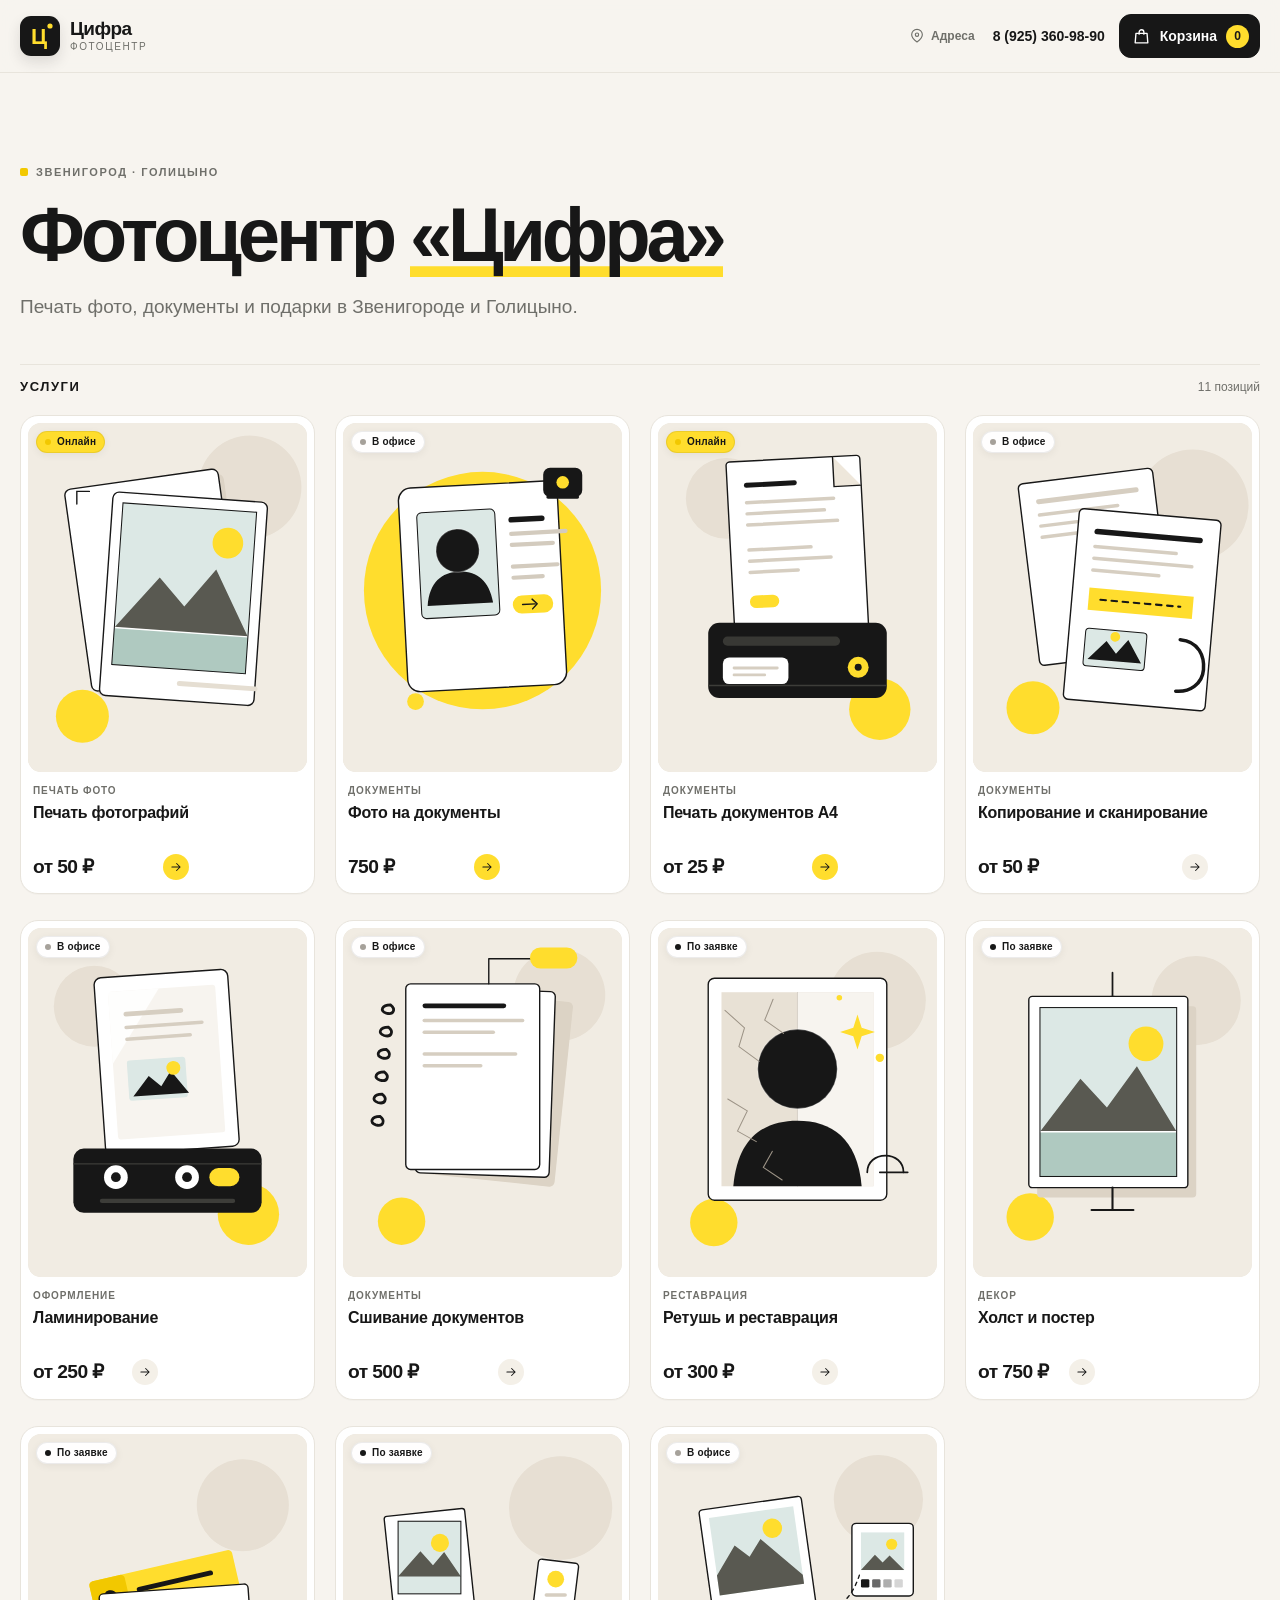
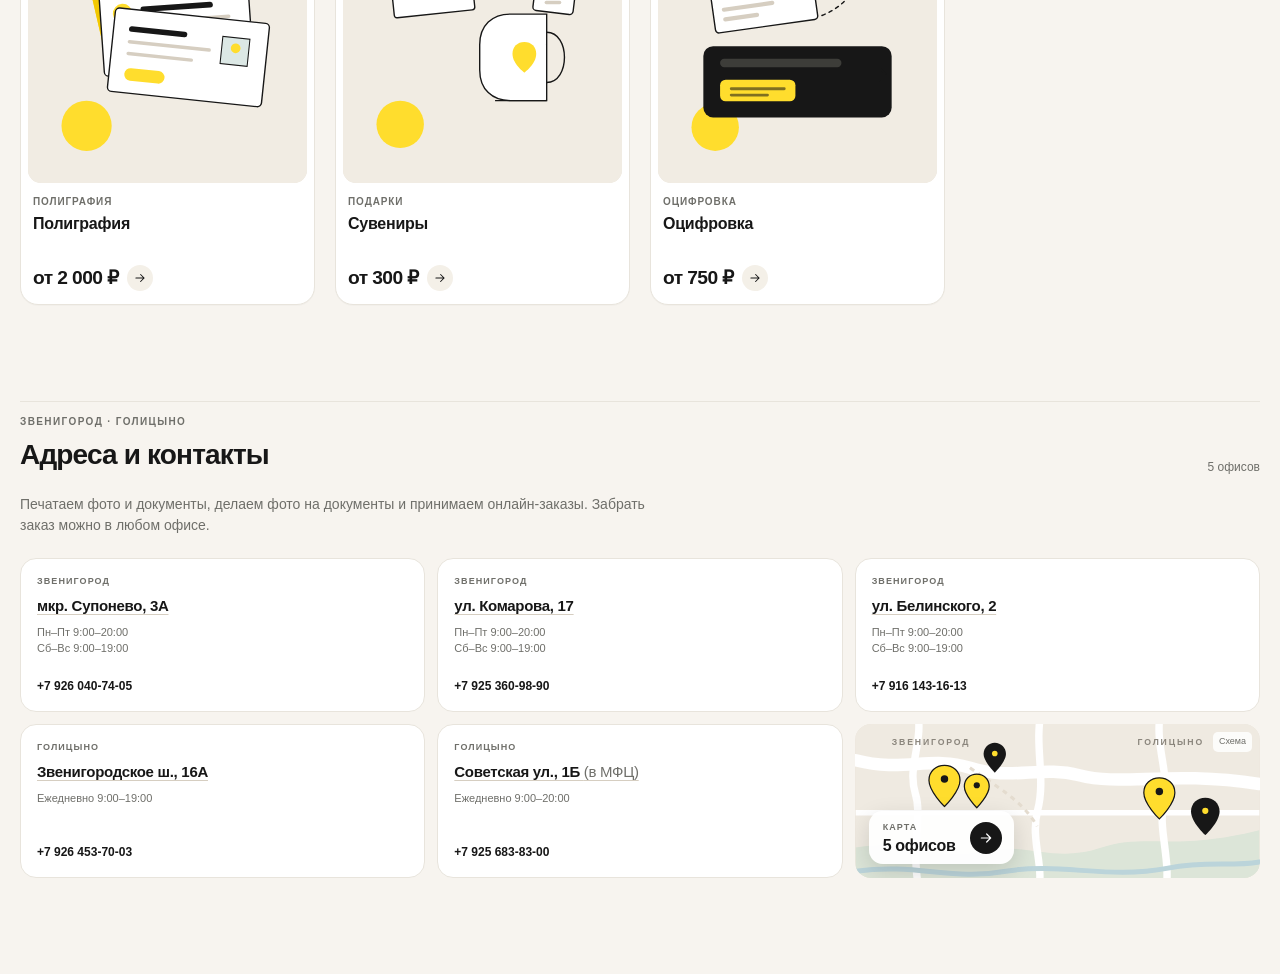
<file: index.html>
﻿<!doctype html>
<html lang="ru">
<head>
  <meta charset="utf-8">
  <meta name="viewport" content="width=device-width, initial-scale=1, viewport-fit=cover">
  <meta name="theme-color" content="#F7F4EF">
  <title>Фотоцентр «Цифра» — печать фото, документы и подарки</title>
  <meta name="description" content="Печать фотографий, документы и подарки в Звенигороде и Голицыно. Онлайн-заказ печати фото и визит в офис.">
  <link rel="icon" href="assets/img/favicon.svg" type="image/svg+xml">
  <link rel="stylesheet" href="assets/css/styles.css">
</head>
<body id="top">
  <header class="site-header">
    <div class="container header-inner">
      <a class="brand" href="#top" aria-label="Цифра — на главную">
        <span class="brand-mark" aria-hidden="true">
          <svg viewBox="0 0 40 40">
            <rect width="40" height="40" rx="11" fill="#171717"/>
            <text x="19" y="27.5" text-anchor="middle" font-family="Segoe UI, Arial, sans-serif" font-size="22" font-weight="700" fill="#FFDD2D">Ц</text>
            <circle cx="30" cy="10" r="2.6" fill="#FFDD2D"/>
          </svg>
        </span>
        <span class="brand-text">
          <strong>Цифра</strong>
          <span>фотоцентр</span>
        </span>
      </a>

      <div class="header-actions">
        <a class="header-addresses" href="#contacts" aria-label="Адреса и контакты">
          <svg viewBox="0 0 24 24" fill="none" stroke="currentColor" stroke-width="1.7" stroke-linecap="round" stroke-linejoin="round" aria-hidden="true"><path d="M20 10c0 5-8 11-8 11S4 15 4 10a8 8 0 1 1 16 0Z"/><circle cx="12" cy="10" r="2.5"/></svg>
          <span class="header-addresses-text">Адреса</span>
        </a>
        <a class="header-phone" href="tel:+79253609890" aria-label="Позвонить: 8 (925) 360-98-90">8 (925) 360-98-90</a>
        <button class="cart-button" type="button" data-open-cart aria-label="Корзина, 0">
          <span class="cart-button-icon" aria-hidden="true">
            <svg viewBox="0 0 24 24" fill="none" stroke="currentColor" stroke-width="1.7" stroke-linecap="round" stroke-linejoin="round"><path d="M5 8h14l1 12H4L5 8Z"/><path d="M9 9V6.5a3 3 0 0 1 6 0V9"/></svg>
          </span>
          <span class="cart-button-text">Корзина</span>
          <span class="cart-button-count" data-cart-count>0</span>
        </button>
      </div>
    </div>
  </header>

  <main>
    <section class="hero container" aria-labelledby="heroTitle">
      <p class="eyebrow"><span class="eyebrow-dot"></span>Звенигород · Голицыно</p>
      <h1 id="heroTitle">Фотоцентр <span class="hero-brand">«Цифра»</span></h1>
      <p class="hero-sub">Печать фото, документы и подарки в Звенигороде и Голицыно.</p>
    </section>

    <section class="catalog container" aria-labelledby="catalogTitle">
      <div class="section-head">
        <h2 id="catalogTitle">Услуги</h2>
        <span class="section-meta">11 позиций</span>
      </div>
      <div class="catalog-grid" id="catalogGrid"></div>
    </section>

    <section class="contacts container" id="contacts" aria-labelledby="contactsTitle">
      <div class="section-head">
        <div>
          <p class="contacts-eyebrow">Звенигород · Голицыно</p>
          <h2 id="contactsTitle">Адреса и контакты</h2>
        </div>
        <span class="section-meta">5 офисов</span>
      </div>
      <p class="contacts-lead">Печатаем фото и документы, делаем фото на документы и принимаем онлайн-заказы. Забрать заказ можно в любом офисе.</p>

      <div class="contacts-grid">
        <article class="branch-card">
          <p class="branch-city">Звенигород</p>
          <h3><a href="https://yandex.ru/maps/org/tsifra/152001789233/?ll=36.876848%2C55.745103&z=16" target="_blank" rel="noopener noreferrer">мкр. Супонево, 3А</a></h3>
          <p class="branch-hours">Пн–Пт 9:00–20:00<br>Сб–Вс 9:00–19:00</p>
          <a class="branch-phone" href="tel:+79260407405">+7 926 040-74-05</a>
        </article>

        <article class="branch-card">
          <p class="branch-city">Звенигород</p>
          <h3><a href="https://yandex.ru/maps/org/tsifra/77149279996/?ll=36.856160%2C55.730766&z=16.79" target="_blank" rel="noopener noreferrer">ул. Комарова, 17</a></h3>
          <p class="branch-hours">Пн–Пт 9:00–20:00<br>Сб–Вс 9:00–19:00</p>
          <a class="branch-phone" href="tel:+79253609890">+7 925 360-98-90</a>
        </article>

        <article class="branch-card">
          <p class="branch-city">Звенигород</p>
          <h3><a href="https://yandex.ru/maps/org/tsifra/25248241582/?ll=36.857674%2C55.739498&z=16.72" target="_blank" rel="noopener noreferrer">ул. Белинского, 2</a></h3>
          <p class="branch-hours">Пн–Пт 9:00–20:00<br>Сб–Вс 9:00–19:00</p>
          <a class="branch-phone" href="tel:+79161431613">+7 916 143-16-13</a>
        </article>

        <article class="branch-card">
          <p class="branch-city">Голицыно</p>
          <h3><a href="https://yandex.ru/maps/org/tsifra/50295731178/?ll=36.985969%2C55.619218&z=16" target="_blank" rel="noopener noreferrer">Звенигородское ш., 16А</a></h3>
          <p class="branch-hours">Ежедневно 9:00–19:00</p>
          <a class="branch-phone" href="tel:+79264537003">+7 926 453-70-03</a>
        </article>

        <article class="branch-card">
          <p class="branch-city">Голицыно</p>
          <h3><a href="https://yandex.ru/maps/org/tsifra/145112737521/?ll=36.985844%2C55.628658&z=16" target="_blank" rel="noopener noreferrer">Советская ул., 1Б <span class="branch-note">(в МФЦ)</span></a></h3>
          <p class="branch-hours">Ежедневно 9:00–20:00</p>
          <a class="branch-phone" href="tel:+79256838300">+7 925 683-83-00</a>
        </article>

        <a class="branch-map" href="https://yandex.ru/maps/?ll=36.92%2C55.68&z=11&text=%D1%84%D0%BE%D1%82%D0%BE%D1%86%D0%B5%D0%BD%D1%82%D1%80%20%D0%A6%D0%B8%D1%84%D1%80%D0%B0%20%D0%97%D0%B2%D0%B5%D0%BD%D0%B8%D0%B3%D0%BE%D1%80%D0%BE%D0%B4%20%D0%93%D0%BE%D0%BB%D0%B8%D1%86%D1%8B%D0%BD%D0%BE" target="_blank" rel="noopener noreferrer" aria-label="Открыть карту пяти офисов «Цифра» в Яндекс.Картах">
          <img src="assets/img/offices-map.svg" width="650" height="300" alt="Схема пяти офисов «Цифра» в Звенигороде и Голицыно">
          <span class="branch-map-panel">
            <span>
              <span class="branch-map-label">Карта</span>
              <span class="branch-map-title">5 офисов</span>
            </span>
            <span class="branch-map-arrow" aria-hidden="true">
              <svg viewBox="0 0 24 24" fill="none" stroke="currentColor" stroke-width="1.8" stroke-linecap="round" stroke-linejoin="round"><path d="M5 12h14M13 6l6 6-6 6"/></svg>
            </span>
          </span>
          <span class="branch-map-credit">Схема</span>
        </a>
      </div>
    </section>
  </main>

  <noscript>
    <p class="noscript">Для работы витрины и корзины нужен JavaScript.</p>
  </noscript>

  <div class="overlay modal" id="printModal" aria-hidden="true">
    <div class="modal-backdrop" data-close-modal></div>
    <div class="modal-dialog" role="dialog" aria-modal="true" aria-labelledby="printModalTitle">
      <header class="modal-head">
        <div class="modal-heading">
          <span class="kicker">Печать фото</span>
          <h2 id="printModalTitle">Печать фотографий</h2>
          <span class="modal-price" id="printModalPrice">от 50 ₽</span>
        </div>
        <button class="icon-btn icon-btn--large" type="button" data-close-modal aria-label="Закрыть">
          <svg viewBox="0 0 24 24" fill="none" stroke="currentColor" stroke-width="1.8" stroke-linecap="round" aria-hidden="true"><path d="m6 6 12 12M18 6 6 18"/></svg>
        </button>
      </header>

      <div class="modal-body">
        <div class="config-column">
          <section class="config-section" aria-labelledby="sizeTitle">
            <div class="section-line">
              <h3 id="sizeTitle">Размер</h3>
              <span class="field-note">Цена за отпечаток</span>
            </div>
            <div class="size-grid" id="sizeGrid"></div>
          </section>

          <section class="config-section" aria-labelledby="finishTitle">
            <div class="section-line">
              <h3 id="finishTitle">Отделка</h3>
              <span class="field-note">Без наценки</span>
            </div>
            <div class="segmented" id="finishGroup" role="group" aria-label="Отделка">
              <button type="button" class="segmented-btn is-active" data-finish="gloss" aria-pressed="true">Глянец</button>
              <button type="button" class="segmented-btn" data-finish="matte" aria-pressed="false">Матовая</button>
            </div>
            <p class="option-note" id="finishNote" aria-live="polite">Глянец — ярче цвета, но заметны блики и отпечатки. Для пейзажей и рамок.</p>
          </section>

          <section class="config-section" aria-labelledby="qualityTitle">
            <div class="section-line">
              <h3 id="qualityTitle">Качество</h3>
            </div>
            <div class="segmented" id="qualityGroup" role="group" aria-label="Качество"></div>
            <p class="option-note" id="qualityNote" aria-live="polite">Стандарт — плотная фотобумага для альбомов и домашней печати.</p>
          </section>
        </div>

        <div class="upload-column">
          <section class="config-section" aria-labelledby="uploadTitle">
            <div class="section-line">
              <h3 id="uploadTitle">Фотографии</h3>
              <span class="count-pill" id="photoCount">0 / 30</span>
            </div>
            <button class="dropzone" type="button" id="dropzone" aria-describedby="uploadHint">
              <span class="dropzone-icon" aria-hidden="true">
                <svg viewBox="0 0 24 24" fill="none" stroke="currentColor" stroke-width="1.7" stroke-linecap="round" stroke-linejoin="round"><path d="M12 16V4m0 0L7.5 8.5M12 4l4.5 4.5"/><path d="M4 15v3a2 2 0 0 0 2 2h12a2 2 0 0 0 2-2v-3"/></svg>
              </span>
              <span class="dropzone-title">Перетащите фото или выберите файлы</span>
              <span class="dropzone-note" id="uploadHint">JPG, PNG, WebP · до 30 файлов · 25 МБ каждый · 80 МБ всего</span>
            </button>
            <input type="file" id="fileInput" accept=".jpg,.jpeg,.png,.webp,.heic,.heif,image/jpeg,image/png,image/webp,image/heic,image/heif" multiple hidden>
          </section>

          <section class="photos-section" aria-label="Загруженные фотографии">
            <div class="photo-empty" id="photoEmpty">
              <span class="photo-empty-icon" aria-hidden="true">
                <svg viewBox="0 0 24 24" fill="none" stroke="currentColor" stroke-width="1.6" stroke-linecap="round" stroke-linejoin="round"><rect x="3.5" y="4.5" width="17" height="15" rx="2"/><circle cx="9" cy="10" r="1.6"/><path d="m4 17 5-5 4 4 2.5-2.5 4.5 4.5"/></svg>
              </span>
              <p>Добавьте фото — каждое получит 1 экземпляр. Количество можно изменить.</p>
            </div>
            <div class="photo-list" id="photoList" hidden></div>
          </section>
        </div>
      </div>

      <footer class="modal-foot">
        <div class="summary">
          <span class="summary-count" id="summaryCount">0 фото · 0 отпечатков</span>
          <span class="summary-config" id="summaryConfig">10×15 · Глянец · Стандарт</span>
        </div>
        <div class="summary-total-wrap">
          <span class="summary-total" id="summaryTotal">0 ₽</span>
          <button class="btn btn-accent" type="button" id="addToCart" disabled>Добавить в корзину</button>
        </div>
      </footer>
    </div>
  </div>

  <div class="overlay modal" id="docPhotoModal" aria-hidden="true">
    <div class="modal-backdrop" data-close-doc-photo></div>
    <div class="modal-dialog modal-dialog--info" id="docPhotoDialog" role="dialog" aria-modal="true" aria-labelledby="docPhotoTitle">
      <header class="modal-head">
        <div class="modal-heading">
          <span class="kicker">Документы</span>
          <h2 id="docPhotoTitle">Фото на документы</h2>
          <span class="modal-price">750 ₽</span>
        </div>
        <button class="icon-btn icon-btn--large" type="button" data-close-doc-photo aria-label="Закрыть">
          <svg viewBox="0 0 24 24" fill="none" stroke="currentColor" stroke-width="1.8" stroke-linecap="round" aria-hidden="true"><path d="m6 6 12 12M18 6 6 18"/></svg>
        </button>
      </header>

      <div class="modal-body modal-body--info">
        <div class="info-media">
          <img src="assets/img/photo-documents.svg" alt="Иллюстрация услуги «Фото на документы»">
        </div>
        <div class="info-copy">
          <p>Делаем фото на паспорт, загранпаспорт, визу, права, пропуск и учебные документы. Подберём фон, кадр и пропорции под требования и проверим результат.</p>
          <h3>Что пригодится</h3>
          <ul>
            <li>Документ — только если нужен нетипичный размер или особые требования. Обычно можно без него.</li>
            <li>Очки, если вы обычно носите их на фото.</li>
            <li>Требования к снимку, если их выдало ведомство.</li>
          </ul>
          <p class="info-note"><strong>Только в офисе.</strong> Онлайн-заказ и корзина для этой услуги не предусмотрены.</p>
        </div>
      </div>

      <footer class="modal-foot modal-foot--info">
        <a class="btn btn-ghost" href="#contacts" data-close-doc-photo data-scroll-contacts>Адреса и контакты</a>
        <button class="btn btn-accent" type="button" data-close-doc-photo>Понятно</button>
      </footer>
    </div>
  </div>

  <div class="overlay modal" id="docPrintModal" aria-hidden="true">
    <div class="modal-backdrop" data-close-doc-print></div>
    <div class="modal-dialog" id="docPrintDialog" role="dialog" aria-modal="true" aria-labelledby="docPrintTitle">
      <header class="modal-head">
        <div class="modal-heading">
          <span class="kicker">Документы</span>
          <h2 id="docPrintTitle">Печать документов A4</h2>
          <span class="modal-price">от 25 ₽ за лист</span>
        </div>
        <button class="icon-btn icon-btn--large" type="button" data-close-doc-print aria-label="Закрыть">
          <svg viewBox="0 0 24 24" fill="none" stroke="currentColor" stroke-width="1.8" stroke-linecap="round" aria-hidden="true"><path d="m6 6 12 12M18 6 6 18"/></svg>
        </button>
      </header>

      <div class="modal-body">
        <div class="config-column">
          <section class="config-section" aria-labelledby="docColorTitle">
            <div class="section-line">
              <h3 id="docColorTitle">Печать</h3>
              <span class="field-note" id="docPriceNote">A4 · 25 ₽ / лист</span>
            </div>
            <div class="segmented" id="docColorGroup" role="group" aria-label="Тип печати">
              <button type="button" class="segmented-btn is-active" data-doc-color="bw" aria-pressed="true">Ч/б</button>
              <button type="button" class="segmented-btn" data-doc-color="color" aria-pressed="false">Цветная</button>
            </div>
            <p class="option-note" id="docColorNote" aria-live="polite">Ч/б — для текстов, договоров и справок. 25 ₽ за лист.</p>
          </section>

          <section class="config-section" aria-labelledby="docCountTitle">
            <div class="section-line">
              <h3 id="docCountTitle">Как считаем</h3>
            </div>
            <div class="doc-guidance">
              <p>Один файл — один документ. Для PDF и Word укажите число страниц, копии — у каждого файла.</p>
              <p>Итоговое количество листов и стоимость посчитаются автоматически.</p>
            </div>
          </section>
        </div>

        <div class="upload-column">
          <section class="config-section" aria-labelledby="docUploadTitle">
            <div class="section-line">
              <h3 id="docUploadTitle">Файлы</h3>
              <span class="count-pill" id="docCount">0 / 30</span>
            </div>
            <button class="dropzone" type="button" id="docDropzone" aria-describedby="docUploadHint">
              <span class="dropzone-icon" aria-hidden="true">
                <svg viewBox="0 0 24 24" fill="none" stroke="currentColor" stroke-width="1.7" stroke-linecap="round" stroke-linejoin="round"><path d="M12 16V4m0 0L7.5 8.5M12 4l4.5 4.5"/><path d="M4 15v3a2 2 0 0 0 2 2h12a2 2 0 0 0 2-2v-3"/></svg>
              </span>
              <span class="dropzone-title">Перетащите файлы или выберите</span>
              <span class="dropzone-note" id="docUploadHint">PDF, Word, JPG, PNG, WebP · до 30 файлов · 25 МБ каждый · 80 МБ всего</span>
            </button>
            <input type="file" id="docFileInput" accept=".pdf,.doc,.docx,.jpg,.jpeg,.png,.webp" multiple hidden>
          </section>

          <section class="photos-section" aria-label="Загруженные документы">
            <div class="photo-empty" id="docEmpty">
              <span class="photo-empty-icon" aria-hidden="true">
                <svg viewBox="0 0 24 24" fill="none" stroke="currentColor" stroke-width="1.6" stroke-linecap="round" stroke-linejoin="round"><path d="M7 3.5h7l4 4V20a1 1 0 0 1-1 1H7a1 1 0 0 1-1-1V4.5a1 1 0 0 1 1-1Z"/><path d="M14 3.5V8h4M9 12h5M9 15.5h5"/></svg>
              </span>
              <p>Добавьте PDF или изображение. Для каждого файла можно указать страницы и копии.</p>
            </div>
            <div class="doc-list" id="docList" hidden></div>
          </section>
        </div>
      </div>

      <footer class="modal-foot">
        <div class="summary">
          <span class="summary-count" id="docSummaryCount">0 файлов · 0 листов</span>
          <span class="summary-config" id="docSummaryConfig">A4 · Ч/б</span>
        </div>
        <div class="summary-total-wrap">
          <span class="summary-total" id="docTotal">0 ₽</span>
          <button class="btn btn-accent" type="button" id="docAddToCart" disabled>Добавить в корзину</button>
        </div>
      </footer>
    </div>
  </div>

  <div class="overlay cart-overlay" id="cartDrawer" aria-hidden="true">
    <div class="cart-backdrop" data-close-cart></div>
    <aside class="cart-panel" role="dialog" aria-modal="true" aria-labelledby="cartTitle">
      <header class="cart-head">
        <div class="cart-heading">
          <span class="kicker">Заказ</span>
          <h2 id="cartTitle">Корзина <span class="cart-head-count" id="cartCount">0</span></h2>
        </div>
        <button class="icon-btn icon-btn--large" type="button" data-close-cart aria-label="Закрыть корзину">
          <svg viewBox="0 0 24 24" fill="none" stroke="currentColor" stroke-width="1.8" stroke-linecap="round" aria-hidden="true"><path d="m6 6 12 12M18 6 6 18"/></svg>
        </button>
      </header>

      <div class="cart-body">
        <div class="cart-empty" id="cartEmpty">
          <span class="cart-empty-icon" aria-hidden="true">
            <svg viewBox="0 0 24 24" fill="none" stroke="currentColor" stroke-width="1.5" stroke-linecap="round" stroke-linejoin="round"><path d="M5 8h14l1 12H4L5 8Z"/><path d="M9 9V6.5a3 3 0 0 1 6 0V9"/></svg>
          </span>
          <h3>Корзина пока пуста</h3>
          <p>Добавьте печать фотографий или документов — они настроены для онлайн-заказа.</p>
          <button class="btn btn-dark" type="button" data-close-cart>К услугам</button>
        </div>
        <div class="cart-list" id="cartList" hidden></div>
      </div>

      <footer class="cart-foot">
        <div class="cart-total-row">
          <span>Итого</span>
          <strong id="cartTotal">0 ₽</strong>
        </div>
        <button class="btn btn-accent btn-block" type="button" id="checkout" disabled>Оформить</button>
        <p class="checkout-note" id="checkoutNote" hidden>Это демо-корзина. Оформление и оплата появятся на следующем этапе.</p>
      </footer>
    </aside>
  </div>

  <div class="overlay modal order-overlay" id="orderModal" aria-hidden="true">
    <div class="modal-backdrop" data-close-order></div>
    <div class="modal-dialog order-dialog" id="orderDialog" role="dialog" aria-modal="true" aria-labelledby="orderTitle">
      <header class="modal-head">
        <div class="modal-heading">
          <span class="kicker">Заказ</span>
          <h2 id="orderTitle">Оформление заказа</h2>
          <span class="modal-price">Итого: <b id="orderTotal">0 ₽</b></span>
        </div>
        <button class="icon-btn icon-btn--large" type="button" data-close-order aria-label="Закрыть оформление заказа">
          <svg viewBox="0 0 24 24" fill="none" stroke="currentColor" stroke-width="1.8" stroke-linecap="round" aria-hidden="true"><path d="m6 6 12 12M18 6 6 18"/></svg>
        </button>
      </header>

      <form class="order-form" id="orderForm" novalidate>
        <div class="modal-body order-body">
          <p class="order-lead">Выберите офис и оставьте контакты — перезвоним и подтвердим заказ.</p>

          <div class="field">
            <label for="orderOffice">Офис получения <span class="req">*</span></label>
            <select class="field-input field-select" id="orderOffice" name="office" required aria-describedby="orderOfficeError">
              <option value="">Выберите офис</option>
              <option value="Звенигород, мкр. Супонево, 3А">Звенигород, мкр. Супонево, 3А</option>
              <option value="Звенигород, ул. Комарова, 17">Звенигород, ул. Комарова, 17</option>
              <option value="Звенигород, ул. Белинского, 2">Звенигород, ул. Белинского, 2</option>
              <option value="Голицыно, Звенигородское ш., 16А">Голицыно, Звенигородское ш., 16А</option>
              <option value="Голицыно, Советская ул., 1Б (в МФЦ)">Голицыно, Советская ул., 1Б (в МФЦ)</option>
            </select>
            <p class="field-error" id="orderOfficeError" role="alert" hidden></p>
          </div>

          <details class="order-addresses">
            <summary>Посмотреть адреса и часы</summary>
            <ul>
              <li><strong>Звенигород, мкр. Супонево, 3А</strong><span>Пн–Пт 9:00–20:00, Сб–Вс 9:00–19:00</span></li>
              <li><strong>Звенигород, ул. Комарова, 17</strong><span>Пн–Пт 9:00–20:00, Сб–Вс 9:00–19:00</span></li>
              <li><strong>Звенигород, ул. Белинского, 2</strong><span>Пн–Пт 9:00–20:00, Сб–Вс 9:00–19:00</span></li>
              <li><strong>Голицыно, Звенигородское ш., 16А</strong><span>Ежедневно 9:00–19:00</span></li>
              <li><strong>Голицыно, Советская ул., 1Б (в МФЦ)</strong><span>Ежедневно 9:00–20:00</span></li>
            </ul>
          </details>

          <div class="field">
            <label for="orderName">ФИО <span class="req">*</span></label>
            <input class="field-input" id="orderName" name="fullname" type="text" autocomplete="name" maxlength="100" placeholder="Иванова Анна Сергеевна" required aria-describedby="orderNameError">
            <p class="field-error" id="orderNameError" role="alert" hidden></p>
          </div>

          <div class="field">
            <label for="orderPhone">Телефон <span class="req">*</span></label>
            <input class="field-input" id="orderPhone" name="phone" type="tel" autocomplete="tel" inputmode="tel" maxlength="30" placeholder="+7 ___ ___-__-__" required aria-describedby="orderPhoneError">
            <p class="field-error" id="orderPhoneError" role="alert" hidden></p>
          </div>

          <div class="field">
            <label for="orderComment">Комментарий</label>
            <textarea class="field-input field-textarea" id="orderComment" name="comment" maxlength="1000" placeholder="Пожелания, удобное время, ссылка на облако"></textarea>
          </div>

          <div class="order-consent-wrap">
            <label class="order-consent" for="orderConsent">
              <input id="orderConsent" name="consent" type="checkbox" required aria-describedby="orderConsentError">
              <span>Даю согласие на обработку персональных данных и принимаю <a href="politika.html" target="_blank" rel="noopener noreferrer">политику конфиденциальности</a>. <span class="req">*</span></span>
            </label>
            <p class="field-error" id="orderConsentError" role="alert" hidden></p>
          </div>
        </div>

        <footer class="modal-foot order-foot">
          <p class="order-demo">Демо-режим: данные не отправляются.</p>
          <div class="order-actions">
            <button class="btn btn-ghost" type="button" data-close-order>Назад</button>
            <button class="btn btn-accent" type="submit">Подтвердить заказ</button>
          </div>
        </footer>
      </form>

      <div class="order-success" id="orderSuccess" hidden>
        <span class="order-success-icon" aria-hidden="true">
          <svg viewBox="0 0 24 24" fill="none" stroke="currentColor" stroke-width="2" stroke-linecap="round" stroke-linejoin="round"><path d="m5 12.5 4.5 4.5L19 7.5"/></svg>
        </span>
        <h3>Заявка принята</h3>
        <p>Это демо-режим: данные не отправлены. В реальной версии мы перезвоним по указанному телефону и подтвердим заказ.</p>
        <p class="order-success-office" id="orderSuccessOffice"></p>
        <p class="order-success-total">Итого: <b id="orderSuccessTotal">0 ₽</b></p>
        <p class="order-success-archive" id="orderArchiveNote" hidden></p>
        <div class="order-success-actions">
          <button class="btn btn-ghost" type="button" id="downloadOrderArchive" hidden>Скачать архив заказа</button>
          <button class="btn btn-accent" type="button" data-close-order>Понятно</button>
        </div>
      </div>
    </div>
  </div>

  <div class="overlay crop-overlay" id="cropOverlay" aria-hidden="true">
    <div class="crop-backdrop" data-close-crop></div>
    <div class="crop-panel" role="dialog" aria-modal="true" aria-labelledby="cropTitle">
      <header class="crop-head">
        <div class="crop-heading">
          <span class="kicker">Кадрирование</span>
          <h2 id="cropTitle">Кадр</h2>
          <span class="crop-photo-name" id="cropPhotoName">photo.jpg</span>
        </div>
        <div class="crop-head-side">
          <span class="crop-size-badge" id="cropSize">10×15</span>
          <button class="icon-btn icon-btn--large" type="button" data-close-crop aria-label="Закрыть кадрирование">
            <svg viewBox="0 0 24 24" fill="none" stroke="currentColor" stroke-width="1.8" stroke-linecap="round" aria-hidden="true"><path d="m6 6 12 12M18 6 6 18"/></svg>
          </button>
        </div>
      </header>

      <div class="crop-canvas-area" id="cropCanvasArea">
        <div class="crop-stage" id="cropStage">
          <canvas id="cropCanvas"></canvas>
        </div>
      </div>

      <div class="crop-body">
        <div class="crop-meta">
          <span id="cropResolution">0 × 0 px</span>
          <span aria-hidden="true">·</span>
          <span id="cropQuality"></span>
        </div>

        <div class="segmented segmented--wide" id="cropModes" role="group" aria-label="Режим кадрирования">
          <button type="button" class="segmented-btn is-active" data-mode="cover" aria-pressed="true">Без полей</button>
          <button type="button" class="segmented-btn" data-mode="contain" aria-pressed="false">С полями</button>
        </div>

        <div class="crop-controls">
          <label class="range-field" for="cropZoom">
            <span>Масштаб <b id="cropZoomLabel">100%</b></span>
            <input type="range" id="cropZoom" min="100" max="300" step="1" value="100">
          </label>
          <div class="crop-buttons">
            <button type="button" class="btn btn-ghost btn-sm" id="cropRotate">
              <svg viewBox="0 0 24 24" fill="none" stroke="currentColor" stroke-width="1.7" stroke-linecap="round" stroke-linejoin="round" aria-hidden="true"><path d="M20 11a8 8 0 1 1-2.3-5.7"/><path d="M20 4v7h-7"/></svg>
              Повернуть <span id="cropAngle">0°</span>
            </button>
            <button type="button" class="btn btn-ghost btn-sm" id="cropReset">
              <svg viewBox="0 0 24 24" fill="none" stroke="currentColor" stroke-width="1.7" stroke-linecap="round" stroke-linejoin="round" aria-hidden="true"><path d="M4 11a8 8 0 1 0 2.3-5.7"/><path d="M4 4v7h7"/></svg>
              Сбросить
            </button>
          </div>
        </div>

        <p class="crop-hint" id="cropHint">Перетащите фото, чтобы выбрать кадр. Масштаб — колесиком, ползунком или двумя пальцами.</p>
        <p class="crop-warning" id="cropWarning" hidden></p>
      </div>

      <footer class="crop-foot">
        <div class="crop-nav" id="cropNav" hidden>
          <button class="icon-btn" type="button" id="cropPrev" aria-label="Предыдущее фото">
            <svg viewBox="0 0 24 24" fill="none" stroke="currentColor" stroke-width="1.8" stroke-linecap="round" stroke-linejoin="round" aria-hidden="true"><path d="m14 6-6 6 6 6"/></svg>
          </button>
          <span class="crop-nav-label" id="cropNavLabel" aria-live="polite">1 / 1</span>
          <button class="icon-btn" type="button" id="cropNext" aria-label="Следующее фото">
            <svg viewBox="0 0 24 24" fill="none" stroke="currentColor" stroke-width="1.8" stroke-linecap="round" stroke-linejoin="round" aria-hidden="true"><path d="m10 6 6 6-6 6"/></svg>
          </button>
        </div>
        <div class="crop-foot-actions">
          <button type="button" class="btn btn-ghost" data-close-crop>Отмена</button>
          <button type="button" class="btn btn-accent" data-apply-crop>Готово</button>
        </div>
      </footer>
    </div>
  </div>

  <div class="toast-container" id="toastContainer" aria-live="polite" aria-atomic="false"></div>

  <script src="assets/js/catalog-data.js"></script>
  <script src="assets/js/archive.js"></script>
  <script src="assets/js/crop.js"></script>
  <script src="assets/js/app.js"></script>
</body>
</html>
</file>
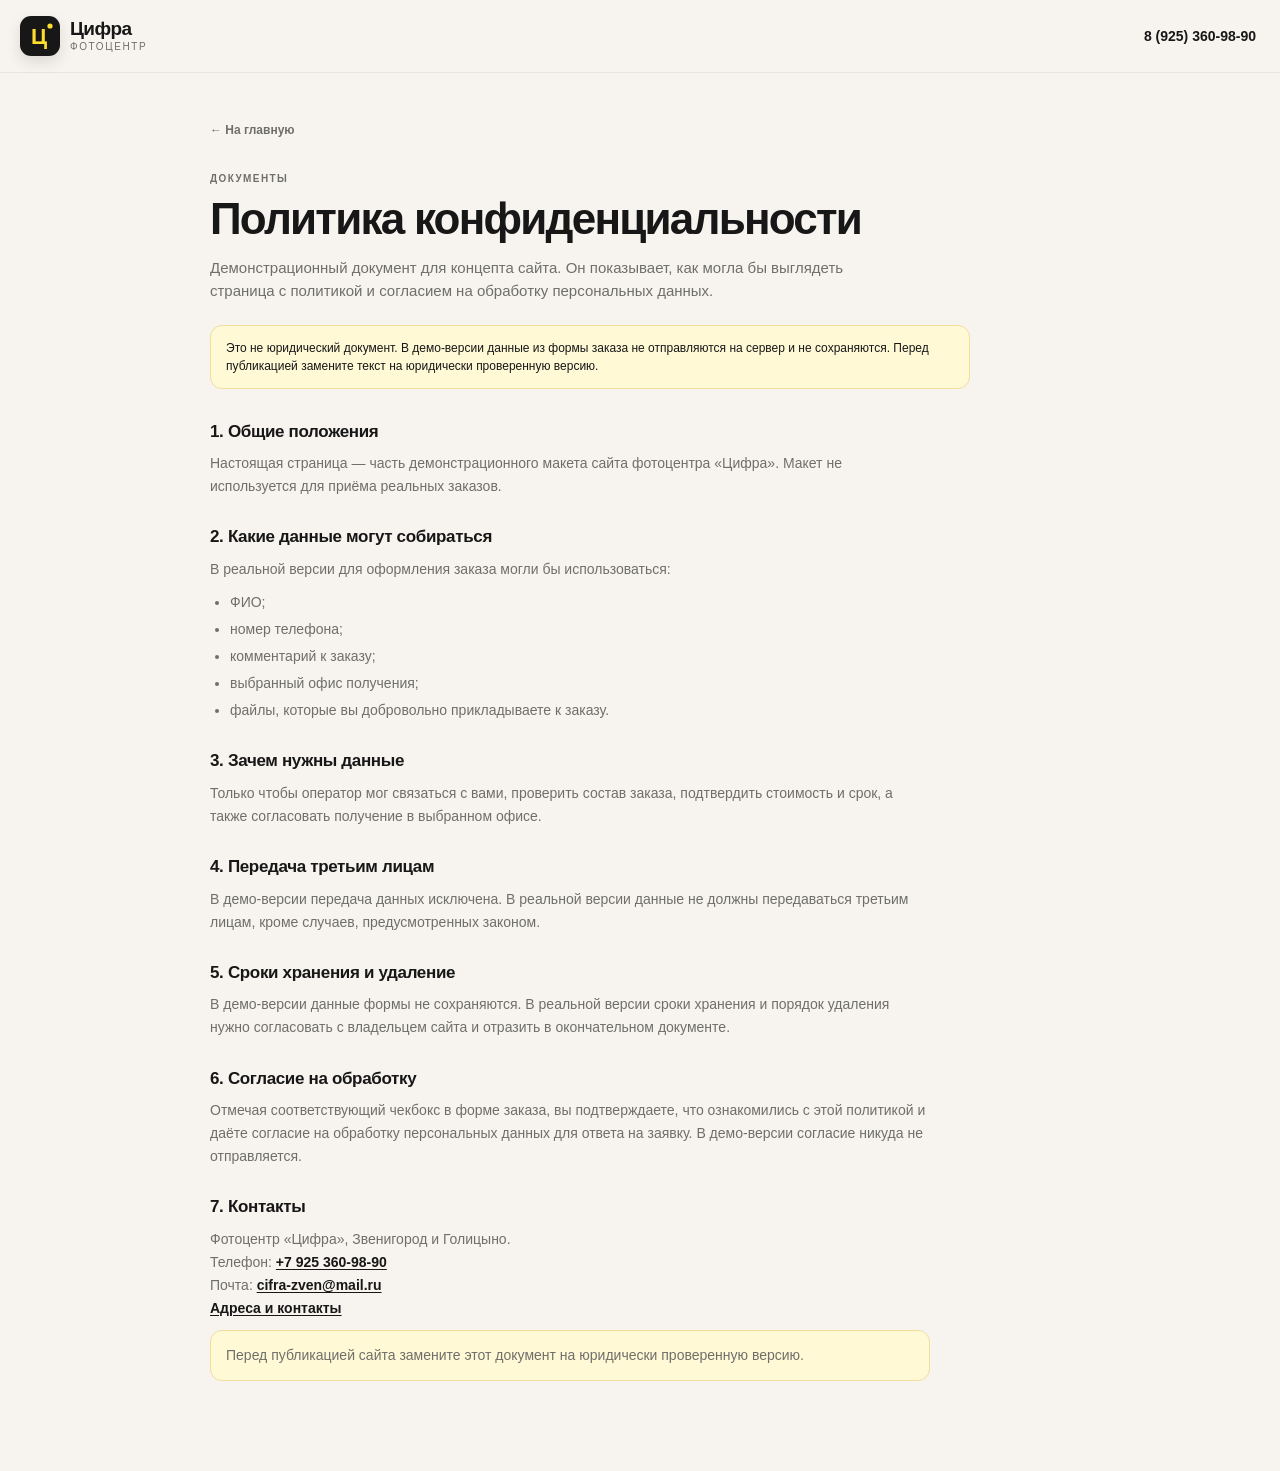
<file: politika.html>
<!doctype html>
<html lang="ru">
<head>
  <meta charset="utf-8">
  <meta name="viewport" content="width=device-width, initial-scale=1, viewport-fit=cover">
  <meta name="theme-color" content="#F7F4EF">
  <title>Политика конфиденциальности — фотоцентр «Цифра»</title>
  <meta name="description" content="Демонстрационная политика конфиденциальности и согласие на обработку персональных данных фотоцентра «Цифра».">
  <link rel="icon" href="assets/img/favicon.svg" type="image/svg+xml">
  <link rel="stylesheet" href="assets/css/styles.css">
</head>
<body>
  <header class="site-header">
    <div class="container header-inner">
      <a class="brand" href="index.html" aria-label="Цифра — на главную">
        <span class="brand-mark" aria-hidden="true">
          <svg viewBox="0 0 40 40">
            <rect width="40" height="40" rx="11" fill="#171717"/>
            <text x="19" y="27.5" text-anchor="middle" font-family="Segoe UI, Arial, sans-serif" font-size="22" font-weight="700" fill="#FFDD2D">Ц</text>
            <circle cx="30" cy="10" r="2.6" fill="#FFDD2D"/>
          </svg>
        </span>
        <span class="brand-text">
          <strong>Цифра</strong>
          <span>фотоцентр</span>
        </span>
      </a>
      <div class="header-actions">
        <a class="header-phone" href="tel:+79253609890">8 (925) 360-98-90</a>
      </div>
    </div>
  </header>

  <main class="legal-page container">
    <a class="legal-back" href="index.html">← На главную</a>
    <p class="kicker">Документы</p>
    <h1>Политика конфиденциальности</h1>
    <p class="legal-lead">Демонстрационный документ для концепта сайта. Он показывает, как могла бы выглядеть страница с политикой и согласием на обработку персональных данных.</p>

    <p class="legal-note">Это не юридический документ. В демо-версии данные из формы заказа не отправляются на сервер и не сохраняются. Перед публикацией замените текст на юридически проверенную версию.</p>

    <div class="legal-prose">
      <h2>1. Общие положения</h2>
      <p>Настоящая страница — часть демонстрационного макета сайта фотоцентра «Цифра». Макет не используется для приёма реальных заказов.</p>

      <h2>2. Какие данные могут собираться</h2>
      <p>В реальной версии для оформления заказа могли бы использоваться:</p>
      <ul>
        <li>ФИО;</li>
        <li>номер телефона;</li>
        <li>комментарий к заказу;</li>
        <li>выбранный офис получения;</li>
        <li>файлы, которые вы добровольно прикладываете к заказу.</li>
      </ul>

      <h2>3. Зачем нужны данные</h2>
      <p>Только чтобы оператор мог связаться с вами, проверить состав заказа, подтвердить стоимость и срок, а также согласовать получение в выбранном офисе.</p>

      <h2>4. Передача третьим лицам</h2>
      <p>В демо-версии передача данных исключена. В реальной версии данные не должны передаваться третьим лицам, кроме случаев, предусмотренных законом.</p>

      <h2>5. Сроки хранения и удаление</h2>
      <p>В демо-версии данные формы не сохраняются. В реальной версии сроки хранения и порядок удаления нужно согласовать с владельцем сайта и отразить в окончательном документе.</p>

      <h2>6. Согласие на обработку</h2>
      <p>Отмечая соответствующий чекбокс в форме заказа, вы подтверждаете, что ознакомились с этой политикой и даёте согласие на обработку персональных данных для ответа на заявку. В демо-версии согласие никуда не отправляется.</p>

      <h2>7. Контакты</h2>
      <p>Фотоцентр «Цифра», Звенигород и Голицыно.<br>
        Телефон: <a href="tel:+79253609890">+7 925 360-98-90</a><br>
        Почта: <a href="mailto:cifra-zven@mail.ru">cifra-zven@mail.ru</a><br>
        <a href="index.html#contacts">Адреса и контакты</a>
      </p>

      <p class="legal-note">Перед публикацией сайта замените этот документ на юридически проверенную версию.</p>
    </div>
  </main>
</body>
</html>
</file>
<file: assets/css/styles.css>
:root {
  --bg: #f7f4ef;
  --surface: #ffffff;
  --text: #171717;
  --muted: #6f6f6a;
  --line: #e8e4dc;
  --line-strong: #d6cec1;
  --accent: #ffdd2d;
  --accent-deep: #f2c800;
  --accent-soft: #fff9d6;
  --radius-card: 18px;
  --radius-button: 12px;
  --container: 1560px;
}

*,
*::before,
*::after {
  box-sizing: border-box;
}

html {
  scroll-behavior: smooth;
}

body {
  margin: 0;
  overflow-x: hidden;
  background: var(--bg);
  color: var(--text);
  font-family: "Segoe UI", -apple-system, BlinkMacSystemFont, "Helvetica Neue", Arial, sans-serif;
  font-size: 16px;
  line-height: 1.5;
  -webkit-font-smoothing: antialiased;
  text-rendering: optimizeLegibility;
}

body.is-locked {
  overflow: hidden;
  padding-right: var(--scrollbar-width, 0px);
}

[hidden] {
  display: none !important;
}

img {
  display: block;
  max-width: 100%;
}

button,
input {
  font: inherit;
}

button {
  cursor: pointer;
}

a {
  color: inherit;
  text-decoration: none;
}

svg {
  display: block;
}

::selection {
  background: var(--accent);
  color: var(--text);
}

:focus-visible {
  outline: 2px solid var(--text);
  outline-offset: 3px;
}

.container {
  width: min(100% - 40px, var(--container));
  margin-inline: auto;
}

/* Header */

.site-header {
  position: sticky;
  top: 0;
  z-index: 40;
  border-bottom: 1px solid var(--line);
  background: rgba(247, 244, 239, 0.9);
  -webkit-backdrop-filter: blur(14px);
  backdrop-filter: blur(14px);
}

@supports not ((backdrop-filter: blur(1px)) or (-webkit-backdrop-filter: blur(1px))) {
  .site-header {
    background: var(--bg);
  }
}

.header-inner {
  display: flex;
  align-items: center;
  justify-content: space-between;
  gap: 16px;
  min-height: 72px;
}

.brand {
  display: inline-flex;
  align-items: center;
  gap: 10px;
  min-width: 0;
  border-radius: 12px;
}

.brand-mark {
  flex: 0 0 auto;
  width: 40px;
  height: 40px;
  border-radius: 11px;
  box-shadow: 0 6px 14px rgba(23, 23, 23, 0.12);
}

.brand-mark svg {
  width: 100%;
  height: 100%;
}

.brand-text {
  display: flex;
  flex-direction: column;
  line-height: 1.05;
  min-width: 0;
}

.brand-text strong {
  font-size: 19px;
  letter-spacing: -0.03em;
}

.brand-text span {
  margin-top: 3px;
  color: var(--muted);
  font-size: 10px;
  letter-spacing: 0.16em;
  text-transform: uppercase;
}

.header-actions {
  display: flex;
  align-items: center;
  gap: 10px;
  min-width: 0;
}

.header-phone {
  padding: 8px 4px;
  border-radius: 8px;
  font-size: 14px;
  font-weight: 600;
  white-space: nowrap;
}

.header-phone:hover {
  text-decoration: underline;
  text-underline-offset: 4px;
}

.header-addresses {
  display: inline-flex;
  align-items: center;
  gap: 6px;
  padding: 8px 4px;
  border-radius: 8px;
  color: var(--muted);
  font-size: 12px;
  font-weight: 600;
  white-space: nowrap;
  transition: color 0.2s ease, background 0.2s ease;
}

.header-addresses:hover {
  color: var(--text);
}

.header-addresses svg {
  flex: 0 0 auto;
  width: 16px;
  height: 16px;
}

.cart-button {
  display: inline-flex;
  align-items: center;
  gap: 9px;
  min-height: 44px;
  padding: 9px 10px 9px 12px;
  border: 1px solid var(--text);
  border-radius: var(--radius-button);
  background: var(--text);
  color: #fff;
  font-size: 14px;
  font-weight: 600;
  transition: transform 0.2s ease, background 0.2s ease;
}

.cart-button:hover {
  background: #000;
  transform: translateY(-1px);
}

.cart-button-icon {
  width: 19px;
  height: 19px;
}

.cart-button-icon svg {
  width: 100%;
  height: 100%;
}

.cart-button-count {
  display: inline-grid;
  place-items: center;
  min-width: 23px;
  height: 23px;
  padding: 0 6px;
  border-radius: 999px;
  background: var(--accent);
  color: var(--text);
  font-size: 12px;
  font-weight: 700;
  font-variant-numeric: tabular-nums;
}

/* Hero */

.hero {
  padding: clamp(44px, 7vw, 86px) 0 clamp(28px, 4vw, 44px);
}

.eyebrow {
  display: inline-flex;
  align-items: center;
  gap: 8px;
  margin: 0 0 18px;
  color: var(--muted);
  font-size: 11px;
  font-weight: 700;
  letter-spacing: 0.14em;
  text-transform: uppercase;
}

.eyebrow-dot {
  width: 8px;
  height: 8px;
  border-radius: 2px;
  background: var(--accent-deep);
}

.hero h1 {
  max-width: 1000px;
  margin: 0;
  font-size: clamp(38px, 6.4vw, 76px);
  font-weight: 700;
  line-height: 0.98;
  letter-spacing: -0.055em;
}

.hero-brand {
  white-space: nowrap;
  box-shadow: inset 0 -0.14em 0 var(--accent);
}

.hero-sub {
  max-width: 620px;
  margin: 20px 0 0;
  color: var(--muted);
  font-size: clamp(16px, 2vw, 19px);
  line-height: 1.45;
}

/* Catalog */

.section-head {
  display: flex;
  align-items: baseline;
  justify-content: space-between;
  gap: 16px;
  margin: 0 0 18px;
  padding-top: 12px;
  border-top: 1px solid var(--line);
}

.section-head h2 {
  margin: 0;
  font-size: 13px;
  font-weight: 700;
  letter-spacing: 0.12em;
  text-transform: uppercase;
}

.section-meta {
  color: var(--muted);
  font-size: 12px;
}

.catalog-grid {
  display: grid;
  grid-template-columns: repeat(2, minmax(0, 1fr));
  gap: 14px 10px;
  padding-bottom: clamp(48px, 8vw, 96px);
}

/* Contacts */

.contacts {
  padding-bottom: clamp(48px, 8vw, 96px);
  scroll-margin-top: 90px;
}

.contacts .section-head {
  align-items: flex-end;
}

.contacts-eyebrow {
  margin: 0 0 5px;
  color: var(--muted);
  font-size: 10px;
  font-weight: 700;
  letter-spacing: 0.14em;
  text-transform: uppercase;
}

.contacts h2 {
  font-size: clamp(22px, 2.4vw, 28px);
  letter-spacing: -0.03em;
  text-transform: none;
}

.contacts-lead {
  max-width: 640px;
  margin: 0 0 22px;
  color: var(--muted);
  font-size: 14px;
  line-height: 1.5;
}

.contacts-grid {
  display: grid;
  grid-template-columns: 1fr;
  gap: 12px;
}

.branch-card {
  display: flex;
  flex-direction: column;
  min-width: 0;
  min-height: 154px;
  padding: 16px;
  border: 1px solid var(--line);
  border-radius: 16px;
  background: var(--surface);
  transition: border-color 0.2s ease, transform 0.2s ease;
}

.branch-card:hover {
  border-color: var(--line-strong);
}

.branch-city {
  margin: 0 0 7px;
  color: var(--muted);
  font-size: 9px;
  font-weight: 700;
  letter-spacing: 0.12em;
  text-transform: uppercase;
}

.branch-card h3 {
  margin: 0 0 10px;
  font-size: 15px;
  line-height: 1.3;
  letter-spacing: -0.02em;
}

.branch-card h3 a {
  color: var(--text);
  text-decoration: underline;
  text-decoration-color: var(--line-strong);
  text-underline-offset: 3px;
}

.branch-card h3 a:hover {
  text-decoration-color: var(--text);
}

.branch-note {
  color: var(--muted);
  font-weight: 400;
}

.branch-hours {
  margin: 0 0 14px;
  color: var(--muted);
  font-size: 11px;
  line-height: 1.45;
}

.branch-phone {
  margin-top: auto;
  color: var(--text);
  font-size: 12px;
  font-weight: 700;
  white-space: nowrap;
}

.branch-phone:hover {
  text-decoration: underline;
  text-underline-offset: 3px;
}

.branch-map {
  position: relative;
  display: block;
  min-height: 154px;
  overflow: hidden;
  border-radius: 16px;
  background: #ede8df;
}

.branch-map img {
  position: absolute;
  inset: 0;
  width: 100%;
  height: 100%;
  object-fit: cover;
  transition: transform 0.35s ease;
}

.branch-map:hover img {
  transform: scale(1.025);
}

.branch-map-panel {
  position: absolute;
  left: 14px;
  bottom: 14px;
  display: flex;
  align-items: center;
  gap: 14px;
  padding: 10px 12px 10px 14px;
  border-radius: 14px;
  background: rgba(255, 255, 255, 0.94);
  box-shadow: 0 8px 24px rgba(16, 16, 16, 0.14);
}

.branch-map-label {
  display: block;
  color: var(--muted);
  font-size: 9px;
  font-weight: 700;
  letter-spacing: 0.12em;
  text-transform: uppercase;
}

.branch-map-title {
  display: block;
  margin-top: 2px;
  font-size: 16px;
  font-weight: 800;
  line-height: 1.1;
  letter-spacing: -0.02em;
}

.branch-map-arrow {
  display: grid;
  place-items: center;
  flex: 0 0 auto;
  width: 32px;
  height: 32px;
  border-radius: 50%;
  background: var(--text);
  color: #fff;
}

.branch-map-arrow svg {
  width: 16px;
  height: 16px;
}

.branch-map-credit {
  position: absolute;
  top: 8px;
  right: 8px;
  padding: 3px 6px;
  border-radius: 5px;
  background: rgba(255, 255, 255, 0.85);
  color: var(--muted);
  font-size: 9px;
}

/* Legal page */

.legal-page {
  max-width: 860px;
  padding-top: 44px;
  padding-bottom: 80px;
}

.legal-back {
  display: inline-flex;
  align-items: center;
  margin-bottom: 22px;
  color: var(--muted);
  font-size: 12px;
  font-weight: 600;
}

.legal-back:hover {
  color: var(--text);
}

.legal-page h1 {
  margin: 10px 0 14px;
  font-size: clamp(30px, 4vw, 44px);
  line-height: 1.05;
  letter-spacing: -0.04em;
}

.legal-lead {
  max-width: 700px;
  margin: 0;
  color: var(--muted);
  font-size: 15px;
  line-height: 1.55;
}

.legal-note {
  max-width: 760px;
  margin: 22px 0;
  padding: 13px 15px;
  border: 1px solid #f0de9a;
  border-radius: 12px;
  background: var(--accent-soft);
  color: var(--text);
  font-size: 12px;
  line-height: 1.5;
}

.legal-prose {
  max-width: 720px;
  margin-top: 30px;
}

.legal-prose h2 {
  margin: 26px 0 8px;
  font-size: 17px;
  letter-spacing: -0.02em;
}

.legal-prose p,
.legal-prose li {
  color: var(--muted);
  font-size: 14px;
  line-height: 1.65;
}

.legal-prose p {
  margin: 0 0 10px;
}

.legal-prose ul {
  margin: 0 0 12px;
  padding-left: 20px;
}

.legal-prose li {
  margin-bottom: 4px;
}

.legal-prose a {
  color: var(--text);
  font-weight: 600;
  text-decoration: underline;
  text-underline-offset: 2px;
}

.card {
  min-width: 0;
}

.card-button {
  display: flex;
  flex-direction: column;
  width: 100%;
  height: 100%;
  padding: 7px;
  border: 1px solid var(--line);
  border-radius: var(--radius-card);
  background: var(--surface);
  color: inherit;
  text-align: left;
  box-shadow: 0 1px 0 rgba(23, 23, 23, 0.02);
  transition: transform 0.25s ease, box-shadow 0.25s ease, border-color 0.25s ease;
  animation: card-in 0.45s ease backwards;
  animation-delay: calc(var(--card-index) * 28ms);
}

.card-button:hover {
  transform: translateY(-3px);
  border-color: var(--line-strong);
  box-shadow: 0 18px 34px rgba(23, 23, 23, 0.08);
}

.card-button:active {
  transform: translateY(-1px);
}

@keyframes card-in {
  from {
    opacity: 0;
  }
  to {
    opacity: 1;
  }
}

.card-media {
  position: relative;
  display: block;
  aspect-ratio: 4 / 5;
  overflow: hidden;
  border-radius: 13px;
  background: #ede8df;
}

.card-media img {
  width: 100%;
  height: 100%;
  object-fit: cover;
  transition: transform 0.5s cubic-bezier(0.2, 0.7, 0.2, 1);
}

.card-button:hover .card-media img {
  transform: scale(1.035);
}

.badge {
  position: absolute;
  top: 8px;
  left: 8px;
  display: inline-flex;
  align-items: center;
  gap: 6px;
  padding: 5px 8px;
  border: 1px solid rgba(23, 23, 23, 0.08);
  border-radius: 999px;
  background: rgba(255, 255, 255, 0.94);
  box-shadow: 0 2px 8px rgba(23, 23, 23, 0.06);
  font-size: 10px;
  font-weight: 700;
  line-height: 1;
  letter-spacing: 0.02em;
  white-space: nowrap;
}

.badge-dot {
  width: 6px;
  height: 6px;
  border-radius: 50%;
  background: var(--muted);
}

.badge--online {
  background: var(--accent);
}

.badge--online .badge-dot {
  background: var(--accent-deep);
}

.badge--request .badge-dot {
  background: var(--text);
}

.badge--office .badge-dot {
  background: #a6a19a;
}

.card-body {
  display: flex;
  flex: 1;
  flex-direction: column;
  min-width: 0;
  padding: 11px 5px 5px;
}

.card-type {
  overflow: hidden;
  color: var(--muted);
  font-size: 10px;
  font-weight: 700;
  letter-spacing: 0.09em;
  text-transform: uppercase;
  white-space: nowrap;
  text-overflow: ellipsis;
}

.card-title {
  display: -webkit-box;
  overflow: hidden;
  min-height: 2.5em;
  margin-top: 5px;
  font-size: 16px;
  font-weight: 600;
  line-height: 1.25;
  letter-spacing: -0.015em;
  -webkit-box-orient: vertical;
  -webkit-line-clamp: 2;
}

.card-foot {
  display: flex;
  align-items: center;
  justify-content: space-between;
  gap: 8px;
  margin-top: auto;
  padding-top: 10px;
}

.card-price {
  font-size: clamp(17px, 1.5vw, 21px);
  font-weight: 700;
  letter-spacing: -0.03em;
  font-variant-numeric: tabular-nums;
  white-space: nowrap;
}

.card-arrow {
  display: grid;
  place-items: center;
  flex: 0 0 auto;
  width: 26px;
  height: 26px;
  border-radius: 50%;
  background: #f4f0e8;
  transition: background 0.2s ease, transform 0.2s ease;
}

.card-arrow svg {
  width: 14px;
  height: 14px;
}

.card-button:hover .card-arrow {
  background: var(--accent);
  transform: translateX(2px);
}

.card--active .card-arrow {
  background: var(--accent);
}

/* Shared controls */

.btn {
  display: inline-flex;
  align-items: center;
  justify-content: center;
  gap: 7px;
  min-height: 42px;
  padding: 10px 18px;
  border: 1px solid transparent;
  border-radius: var(--radius-button);
  font-size: 13px;
  font-weight: 700;
  line-height: 1.2;
  white-space: nowrap;
  transition: transform 0.2s ease, background 0.2s ease, border-color 0.2s ease,
    box-shadow 0.2s ease;
}

.btn:active {
  transform: translateY(1px);
}

.btn-accent {
  border-color: var(--accent);
  background: var(--accent);
  color: var(--text);
}

.btn-accent:hover:not(:disabled) {
  border-color: var(--accent-deep);
  background: var(--accent-deep);
}

.btn-accent:disabled {
  border-color: #ede8df;
  background: #ede8df;
  color: #9a958d;
  cursor: not-allowed;
  transform: none;
}

.btn-dark {
  border-color: var(--text);
  background: var(--text);
  color: #fff;
}

.btn-dark:hover {
  background: #000;
}

.btn-ghost {
  border-color: var(--line);
  background: var(--surface);
  color: var(--text);
}

.btn-ghost:hover {
  border-color: var(--line-strong);
  background: #f7f3eb;
}

.btn-sm {
  min-height: 32px;
  padding: 7px 10px;
  border-radius: 9px;
  font-size: 11px;
  gap: 5px;
}

.btn-sm svg {
  width: 14px;
  height: 14px;
}

.btn-block {
  width: 100%;
}

.icon-btn {
  display: inline-grid;
  place-items: center;
  flex: 0 0 auto;
  width: 38px;
  height: 38px;
  padding: 0;
  border: 1px solid var(--line);
  border-radius: 50%;
  background: var(--surface);
  color: var(--text);
  transition: background 0.2s ease, border-color 0.2s ease, transform 0.2s ease;
}

.icon-btn:hover {
  border-color: var(--line-strong);
  background: #f4f0e8;
}

.icon-btn svg {
  width: 18px;
  height: 18px;
}

.icon-btn--large {
  width: 42px;
  height: 42px;
}

.icon-btn--danger {
  width: 32px;
  height: 32px;
  border-color: transparent;
  background: transparent;
  color: #b3261e;
}

.icon-btn--danger:hover {
  border-color: #f3d3cf;
  background: #fbeae8;
}

.icon-btn--danger svg {
  width: 17px;
  height: 17px;
}

/* Overlays */

.overlay {
  position: fixed;
  inset: 0;
  z-index: 100;
  visibility: hidden;
  pointer-events: none;
  transition: visibility 0s linear 0.3s;
}

.overlay.is-open {
  visibility: visible;
  pointer-events: auto;
  transition-delay: 0s;
}

/* Print modal */

.modal {
  display: flex;
  align-items: center;
  justify-content: center;
  padding: 24px;
  z-index: 100;
}

.modal-backdrop {
  position: absolute;
  inset: 0;
  background: rgba(23, 23, 23, 0.42);
  -webkit-backdrop-filter: blur(2px);
  backdrop-filter: blur(2px);
  opacity: 0;
  transition: opacity 0.25s ease;
}

.modal.is-open .modal-backdrop {
  opacity: 1;
}

.modal-dialog {
  position: relative;
  z-index: 1;
  display: flex;
  flex-direction: column;
  width: min(1080px, 100%);
  max-height: calc(100vh - 48px);
  max-height: calc(100dvh - 48px);
  overflow: hidden;
  border-radius: 24px;
  background: var(--surface);
  box-shadow: 0 40px 100px rgba(0, 0, 0, 0.24);
  opacity: 0;
  transform: translateY(10px) scale(0.99);
  transition: opacity 0.25s ease, transform 0.25s ease;
}

.modal.is-open .modal-dialog {
  opacity: 1;
  transform: none;
}

.modal-head {
  display: flex;
  align-items: flex-start;
  justify-content: space-between;
  flex: 0 0 auto;
  gap: 20px;
  padding: 22px 28px 18px;
  border-bottom: 1px solid var(--line);
}

.kicker {
  display: block;
  margin-bottom: 6px;
  color: var(--muted);
  font-size: 10px;
  font-weight: 700;
  letter-spacing: 0.14em;
  text-transform: uppercase;
}

.modal-heading h2 {
  margin: 0;
  font-size: clamp(24px, 3vw, 32px);
  line-height: 1.1;
  letter-spacing: -0.04em;
}

.modal-price {
  display: inline-block;
  margin-top: 7px;
  color: var(--muted);
  font-size: 14px;
  font-weight: 600;
}

.modal-body {
  display: grid;
  flex: 1 1 auto;
  grid-template-columns: minmax(0, 360px) minmax(0, 1fr);
  gap: 34px;
  min-height: 0;
  padding: 22px 28px 26px;
  overflow-y: auto;
}

.config-column {
  display: flex;
  flex-direction: column;
  gap: 24px;
  min-width: 0;
}

.config-section {
  min-width: 0;
}

.section-line {
  display: flex;
  align-items: baseline;
  justify-content: space-between;
  gap: 12px;
  margin-bottom: 10px;
}

.section-line h3 {
  margin: 0;
  font-size: 13px;
  font-weight: 700;
  letter-spacing: 0.02em;
}

.field-note {
  color: var(--muted);
  font-size: 11px;
  line-height: 1.35;
  text-align: right;
}

.size-grid {
  display: grid;
  grid-template-columns: repeat(2, minmax(0, 1fr));
  gap: 8px;
}

.size-option {
  display: flex;
  flex-direction: column;
  align-items: flex-start;
  gap: 2px;
  min-width: 0;
  padding: 10px 11px;
  border: 1px solid var(--line);
  border-radius: 12px;
  background: #fcfbf8;
  color: var(--text);
  text-align: left;
  transition: border-color 0.2s ease, background 0.2s ease, transform 0.2s ease;
}

.size-option:hover {
  border-color: var(--line-strong);
  background: #fff;
}

.size-option.is-active {
  border-color: var(--text);
  background: var(--accent);
  box-shadow: inset 0 0 0 1px var(--text);
}

.size-top {
  display: flex;
  align-items: baseline;
  justify-content: space-between;
  gap: 6px;
  width: 100%;
}

.size-name {
  font-size: 15px;
  font-weight: 700;
  letter-spacing: -0.02em;
  white-space: nowrap;
}

.size-format {
  color: var(--muted);
  font-size: 10px;
  font-weight: 600;
  letter-spacing: 0;
}

.size-option.is-active .size-format {
  color: rgba(23, 23, 23, 0.62);
}

.size-price {
  font-size: 12px;
  font-weight: 700;
  font-variant-numeric: tabular-nums;
  white-space: nowrap;
}

.size-premium {
  overflow: hidden;
  max-width: 100%;
  color: var(--muted);
  font-size: 10px;
  line-height: 1.35;
  white-space: nowrap;
  text-overflow: ellipsis;
}

.size-option.is-active .size-premium {
  color: rgba(23, 23, 23, 0.62);
}

.option-note {
  min-height: 2.8em;
  margin: 7px 0 0;
  color: var(--muted);
  font-size: 11px;
  line-height: 1.4;
}

.segmented {
  display: flex;
  gap: 4px;
  padding: 4px;
  border-radius: 12px;
  background: #f3efe7;
}

.segmented-btn {
  display: flex;
  flex: 1;
  align-items: center;
  justify-content: center;
  gap: 8px;
  min-width: 0;
  padding: 9px 8px;
  border: 0;
  border-radius: 9px;
  background: transparent;
  color: var(--muted);
  font-size: 13px;
  font-weight: 600;
  white-space: nowrap;
  transition: background 0.2s ease, color 0.2s ease, box-shadow 0.2s ease;
}

.segmented-btn:hover:not(:disabled) {
  color: var(--text);
}

.segmented-btn.is-active {
  background: var(--surface);
  color: var(--text);
  box-shadow: 0 2px 6px rgba(23, 23, 23, 0.08);
}

.segmented-btn:disabled {
  opacity: 0.42;
  cursor: not-allowed;
}

.segmented-price {
  color: var(--muted);
  font-size: 11px;
  font-weight: 700;
  font-variant-numeric: tabular-nums;
}

.segmented-btn.is-active .segmented-price {
  color: var(--text);
}

.upload-column {
  display: flex;
  flex-direction: column;
  gap: 18px;
  min-width: 0;
}

.count-pill {
  display: inline-flex;
  align-items: center;
  padding: 4px 8px;
  border-radius: 999px;
  background: #f3efe7;
  color: var(--muted);
  font-size: 11px;
  font-weight: 700;
  font-variant-numeric: tabular-nums;
}

.dropzone {
  display: flex;
  flex-direction: column;
  align-items: center;
  justify-content: center;
  gap: 6px;
  width: 100%;
  min-height: 156px;
  padding: 20px;
  border: 1.5px dashed var(--line-strong);
  border-radius: 16px;
  background: #fcfbf8;
  color: var(--text);
  text-align: center;
  transition: border-color 0.2s ease, background 0.2s ease, transform 0.2s ease;
}

.dropzone:hover,
.dropzone.is-dragover {
  border-color: var(--accent-deep);
  background: var(--accent-soft);
}

.dropzone.is-dragover {
  transform: scale(1.005);
}

.dropzone.is-busy {
  opacity: 0.65;
  pointer-events: none;
}

.dropzone.is-full {
  opacity: 0.55;
}

.dropzone-icon {
  display: grid;
  place-items: center;
  width: 44px;
  height: 44px;
  margin-bottom: 4px;
  border-radius: 50%;
  background: var(--accent);
  color: var(--text);
}

.dropzone-icon svg {
  width: 21px;
  height: 21px;
}

.dropzone-title {
  font-size: 14px;
  font-weight: 700;
  line-height: 1.3;
}

.dropzone-note {
  max-width: 340px;
  color: var(--muted);
  font-size: 11px;
  line-height: 1.4;
}

.photos-section {
  min-width: 0;
}

.photo-empty {
  display: flex;
  align-items: center;
  gap: 12px;
  padding: 14px;
  border: 1px solid var(--line);
  border-radius: 14px;
  background: #fcfbf8;
  color: var(--muted);
}

.photo-empty-icon {
  display: grid;
  place-items: center;
  flex: 0 0 auto;
  width: 34px;
  height: 34px;
  border-radius: 10px;
  background: #f3efe7;
  color: var(--muted);
}

.photo-empty-icon svg {
  width: 18px;
  height: 18px;
}

.photo-empty p {
  margin: 0;
  font-size: 12px;
  line-height: 1.45;
}

.photo-list {
  display: flex;
  flex-direction: column;
  gap: 8px;
}

.photo-item {
  display: flex;
  gap: 11px;
  min-width: 0;
  padding: 9px;
  border: 1px solid var(--line);
  border-radius: 14px;
  background: #fcfbf8;
}

.photo-thumb {
  flex: 0 0 auto;
  width: 58px;
  height: 72px;
  overflow: hidden;
  border-radius: 9px;
  background: #ede8df;
}

.photo-thumb img {
  width: 100%;
  height: 100%;
  object-fit: cover;
}

.photo-main {
  display: flex;
  flex: 1;
  flex-direction: column;
  gap: 5px;
  min-width: 0;
}

.photo-line {
  display: flex;
  align-items: baseline;
  justify-content: space-between;
  gap: 8px;
  min-width: 0;
}

.photo-name {
  overflow: hidden;
  min-width: 0;
  font-size: 12px;
  font-weight: 700;
  white-space: nowrap;
  text-overflow: ellipsis;
}

.photo-dims {
  flex: 0 0 auto;
  color: var(--muted);
  font-size: 10px;
  font-variant-numeric: tabular-nums;
  white-space: nowrap;
}

.photo-warning {
  display: flex;
  align-items: center;
  gap: 5px;
  color: #8a5a00;
  font-size: 10px;
  line-height: 1.35;
}

.photo-warning svg {
  flex: 0 0 auto;
  width: 13px;
  height: 13px;
}

.photo-tools {
  display: flex;
  align-items: center;
  gap: 6px;
  flex-wrap: wrap;
  margin-top: auto;
}

.qty {
  display: inline-flex;
  align-items: center;
  flex: 0 0 auto;
  overflow: hidden;
  border: 1px solid var(--line);
  border-radius: 9px;
  background: var(--surface);
}

.qty-btn {
  display: grid;
  place-items: center;
  width: 28px;
  height: 28px;
  border: 0;
  background: transparent;
  color: var(--text);
  font-size: 16px;
  line-height: 1;
  transition: background 0.2s ease;
}

.qty-btn:hover:not(:disabled) {
  background: #f3efe7;
}

.qty-btn:disabled {
  opacity: 0.3;
  cursor: not-allowed;
}

.qty-value {
  min-width: 26px;
  font-size: 12px;
  font-weight: 700;
  font-variant-numeric: tabular-nums;
  text-align: center;
}

.qty--sm .qty-btn {
  width: 26px;
  height: 26px;
}

.crop-btn.is-custom {
  border-color: #e3c94e;
  background: var(--accent-soft);
}

/* Document print */

.doc-guidance {
  padding: 12px 14px;
  border: 1px solid var(--line);
  border-radius: 12px;
  background: #fcfbf8;
}

.doc-guidance p {
  margin: 0;
  color: var(--muted);
  font-size: 12px;
  line-height: 1.45;
}

.doc-guidance p + p {
  margin-top: 6px;
}

.doc-list {
  display: flex;
  flex-direction: column;
  gap: 8px;
}

.doc-type {
  display: grid;
  place-items: center;
  flex: 0 0 auto;
  width: 58px;
  height: 72px;
  border: 1px solid #e3c94e;
  border-radius: 9px;
  background: var(--accent-soft);
  color: var(--text);
  font-size: 11px;
  font-weight: 800;
  letter-spacing: 0.04em;
}

.doc-item .photo-line {
  align-items: center;
}

.doc-item .photo-tools {
  align-items: flex-end;
  gap: 4px;
}

.doc-remove {
  width: 32px;
  height: 32px;
  margin-left: 2px;
}

.doc-remove svg {
  width: 16px;
  height: 16px;
}

.doc-field {
  display: flex;
  flex-direction: column;
  gap: 4px;
  min-width: 0;
}

.doc-field-label {
  color: var(--muted);
  font-size: 9px;
  letter-spacing: 0.04em;
  line-height: 1;
  text-transform: uppercase;
  white-space: nowrap;
}

.doc-stepper {
  display: inline-flex;
  align-items: center;
  overflow: hidden;
  height: 30px;
  border: 1px solid var(--line);
  border-radius: 9px;
  background: var(--surface);
}

.doc-stepper button {
  width: 25px;
  height: 28px;
  padding: 0;
  border: 0;
  background: transparent;
  color: var(--text);
  font-size: 16px;
  line-height: 1;
}

.doc-stepper button:hover:not(:disabled) {
  background: #f3efe7;
}

.doc-stepper button:disabled {
  opacity: 0.3;
  cursor: not-allowed;
}

.doc-stepper input {
  width: 60px;
  height: 28px;
  padding: 0 2px;
  border: 0;
  background: transparent;
  color: var(--text);
  font: inherit;
  font-size: 11px;
  font-weight: 700;
  text-align: center;
  appearance: textfield;
  -moz-appearance: textfield;
}

.doc-stepper input::-webkit-outer-spin-button,
.doc-stepper input::-webkit-inner-spin-button {
  margin: 0;
  -webkit-appearance: none;
}

.doc-stepper input:focus {
  outline: 2px solid var(--text);
  outline-offset: -2px;
}

.doc-stepper-value {
  min-width: 26px;
  color: var(--text);
  font-size: 11px;
  font-weight: 700;
  font-variant-numeric: tabular-nums;
  text-align: center;
}

.doc-stepper--static {
  padding: 0 10px;
}

.doc-stepper--static .doc-stepper-value {
  min-width: auto;
  color: var(--muted);
}

.doc-line-total {
  color: var(--text);
  font-variant-numeric: tabular-nums;
}

/* Document photo info */

.modal-dialog--info {
  max-width: 760px;
}

.modal-body--info {
  grid-template-columns: 240px minmax(0, 1fr);
  gap: 24px;
  align-items: start;
}

.info-media {
  overflow: hidden;
  border-radius: 16px;
  background: #ede8df;
}

.info-media img {
  width: 100%;
  aspect-ratio: 4 / 5;
  object-fit: cover;
}

.info-copy p {
  margin: 0 0 12px;
  color: var(--muted);
  font-size: 13px;
  line-height: 1.55;
}

.info-copy p:first-child {
  color: var(--text);
  font-size: 14px;
}

.info-copy h3 {
  margin: 18px 0 8px;
  font-size: 13px;
}

.info-copy ul {
  margin: 0 0 16px;
  padding-left: 18px;
}

.info-copy li {
  margin-bottom: 6px;
  color: var(--muted);
  font-size: 13px;
  line-height: 1.45;
}

.info-note {
  padding: 12px 14px;
  border: 1px solid #f0de9a;
  border-radius: 12px;
  background: var(--accent-soft);
  color: var(--text) !important;
  font-size: 12px !important;
  line-height: 1.45 !important;
}

.modal-foot--info {
  justify-content: flex-end;
}

.modal-foot {
  display: flex;
  align-items: center;
  justify-content: space-between;
  flex: 0 0 auto;
  gap: 20px;
  padding: 16px 28px;
  border-top: 1px solid var(--line);
  background: var(--surface);
}

/* Order form */

.order-overlay {
  z-index: 160;
}

.order-dialog {
  max-width: 560px;
}

.order-form {
  display: flex;
  flex: 1 1 auto;
  flex-direction: column;
  min-height: 0;
}

.order-body {
  display: flex;
  flex-direction: column;
  gap: 14px;
  overflow-y: auto;
}

.order-lead {
  margin: 0;
  color: var(--muted);
  font-size: 13px;
  line-height: 1.5;
}

.field {
  display: flex;
  flex-direction: column;
  gap: 6px;
}

.field label {
  font-size: 12px;
  font-weight: 700;
}

.req {
  color: #b3261e;
}

.field-input {
  width: 100%;
  padding: 11px 12px;
  border: 1px solid var(--line);
  border-radius: 12px;
  background: var(--surface);
  color: var(--text);
  font: inherit;
  font-size: 14px;
  line-height: 1.35;
  transition: border-color 0.2s ease, box-shadow 0.2s ease;
}

.field-input::placeholder {
  color: #a9a49b;
}

.field-input:focus {
  border-color: var(--text);
  outline: none;
  box-shadow: 0 0 0 3px rgba(23, 23, 23, 0.08);
}

.field-input[aria-invalid="true"] {
  border-color: #b3261e;
}

.field-textarea {
  min-height: 92px;
  resize: vertical;
}

.field-error {
  margin: 0;
  color: #b3261e;
  font-size: 11px;
  line-height: 1.4;
}

.field-select {
  padding-right: 36px;
  cursor: pointer;
}

.order-addresses {
  margin-top: -3px;
  overflow: hidden;
  border: 1px solid var(--line);
  border-radius: 12px;
  background: #fcfbf8;
}

.order-addresses summary {
  display: flex;
  align-items: center;
  justify-content: space-between;
  gap: 10px;
  padding: 11px 13px;
  color: var(--text);
  font-size: 11px;
  font-weight: 700;
  cursor: pointer;
  list-style: none;
}

.order-addresses summary::-webkit-details-marker {
  display: none;
}

.order-addresses summary::after {
  flex: 0 0 auto;
  color: var(--muted);
  content: "+";
  font-size: 16px;
  font-weight: 400;
  line-height: 1;
}

.order-addresses[open] summary::after {
  content: "−";
}

.order-addresses ul {
  display: flex;
  flex-direction: column;
  gap: 8px;
  margin: 0;
  padding: 0 13px 12px;
  list-style: none;
}

.order-addresses li {
  display: flex;
  flex-direction: column;
  gap: 2px;
  font-size: 11px;
  line-height: 1.4;
}

.order-addresses strong {
  font-weight: 600;
}

.order-addresses span {
  color: var(--muted);
}

.order-consent-wrap {
  margin-top: 2px;
}

.order-consent {
  display: flex;
  align-items: flex-start;
  gap: 9px;
  color: var(--muted);
  font-size: 11.5px;
  line-height: 1.45;
  cursor: pointer;
}

.order-consent input {
  flex: 0 0 auto;
  width: 16px;
  height: 16px;
  margin: 1px 0 0;
  accent-color: var(--text);
}

.order-consent input[aria-invalid="true"] {
  outline: 2px solid #b3261e;
  outline-offset: 2px;
}

.order-consent a {
  color: var(--text);
  font-weight: 600;
  text-decoration: underline;
  text-underline-offset: 2px;
}

.order-consent-wrap .field-error {
  margin-top: 4px;
}

.order-foot {
  gap: 16px;
}

.order-demo {
  max-width: 210px;
  margin: 0;
  color: var(--muted);
  font-size: 10.5px;
  line-height: 1.35;
}

.order-actions {
  display: flex;
  gap: 8px;
  margin-left: auto;
}

.order-success {
  display: flex;
  flex: 1 1 auto;
  flex-direction: column;
  align-items: center;
  overflow-y: auto;
  padding: 34px 28px 30px;
  text-align: center;
}

.order-success-icon {
  display: grid;
  place-items: center;
  width: 52px;
  height: 52px;
  border-radius: 50%;
  background: var(--accent);
  color: var(--text);
}

.order-success-icon svg {
  width: 26px;
  height: 26px;
}

.order-success h3 {
  margin: 14px 0 8px;
  font-size: 22px;
  letter-spacing: -0.03em;
}

.order-success p {
  max-width: 380px;
  margin: 0;
  color: var(--muted);
  font-size: 13px;
  line-height: 1.5;
}

.order-success-office {
  margin-top: 10px !important;
  color: var(--text) !important;
  font-size: 12px !important;
  font-weight: 600;
}

.order-success-total {
  margin-top: 8px !important;
  color: var(--text) !important;
  font-weight: 700;
}

.order-success-archive {
  margin-top: 10px !important;
  color: var(--muted) !important;
  font-size: 11px !important;
  line-height: 1.45 !important;
}

.order-success-actions {
  display: flex;
  flex-wrap: wrap;
  justify-content: center;
  gap: 8px;
  margin-top: 18px;
}

.order-success .btn {
  margin-top: 18px;
}

.order-success-actions .btn {
  margin-top: 0;
}

.summary {
  display: flex;
  flex-direction: column;
  gap: 3px;
  min-width: 0;
}

.summary-count {
  font-size: 13px;
  font-weight: 700;
}

.summary-config {
  overflow: hidden;
  color: var(--muted);
  font-size: 11px;
  white-space: nowrap;
  text-overflow: ellipsis;
}

.summary-total-wrap {
  display: flex;
  align-items: center;
  flex: 0 0 auto;
  gap: 18px;
}

.summary-total {
  font-size: clamp(22px, 2.6vw, 28px);
  font-weight: 700;
  letter-spacing: -0.04em;
  font-variant-numeric: tabular-nums;
  white-space: nowrap;
}

#addToCart {
  min-width: 210px;
}

/* Cart */

.cart-overlay {
  z-index: 120;
}

.cart-backdrop {
  position: absolute;
  inset: 0;
  background: rgba(23, 23, 23, 0.35);
  -webkit-backdrop-filter: blur(2px);
  backdrop-filter: blur(2px);
  opacity: 0;
  transition: opacity 0.3s ease;
}

.cart-overlay.is-open .cart-backdrop {
  opacity: 1;
}

.cart-panel {
  position: absolute;
  top: 0;
  right: 0;
  bottom: 0;
  display: flex;
  flex-direction: column;
  width: min(430px, 100%);
  background: var(--surface);
  box-shadow: -24px 0 60px rgba(0, 0, 0, 0.16);
  transform: translateX(100%);
  transition: transform 0.32s cubic-bezier(0.22, 0.8, 0.24, 1);
}

.cart-overlay.is-open .cart-panel {
  transform: translateX(0);
}

.cart-head {
  display: flex;
  align-items: flex-start;
  justify-content: space-between;
  flex: 0 0 auto;
  gap: 16px;
  padding: 22px 22px 16px;
  border-bottom: 1px solid var(--line);
}

.cart-heading h2 {
  display: flex;
  align-items: center;
  gap: 8px;
  margin: 0;
  font-size: 24px;
  letter-spacing: -0.04em;
}

.cart-head-count {
  display: inline-grid;
  place-items: center;
  min-width: 24px;
  height: 24px;
  padding: 0 7px;
  border-radius: 999px;
  background: var(--accent);
  font-size: 12px;
  font-weight: 700;
  letter-spacing: 0;
  font-variant-numeric: tabular-nums;
}

.cart-body {
  flex: 1 1 auto;
  min-height: 0;
  padding: 16px 22px;
  overflow-y: auto;
}

.cart-empty {
  display: flex;
  flex-direction: column;
  align-items: center;
  justify-content: center;
  gap: 8px;
  min-height: 100%;
  padding: 40px 10px;
  text-align: center;
}

.cart-empty-icon {
  display: grid;
  place-items: center;
  width: 64px;
  height: 64px;
  margin-bottom: 6px;
  border-radius: 18px;
  background: #f3efe7;
  color: var(--muted);
}

.cart-empty-icon svg {
  width: 28px;
  height: 28px;
}

.cart-empty h3 {
  margin: 0;
  font-size: 18px;
  letter-spacing: -0.02em;
}

.cart-empty p {
  max-width: 260px;
  margin: 0;
  color: var(--muted);
  font-size: 13px;
  line-height: 1.5;
}

.cart-empty .btn {
  margin-top: 12px;
}

.cart-list {
  display: flex;
  flex-direction: column;
  gap: 10px;
}

.cart-item {
  display: flex;
  gap: 11px;
  padding: 10px;
  border: 1px solid var(--line);
  border-radius: 14px;
  background: #fcfbf8;
}

.cart-thumb {
  flex: 0 0 auto;
  width: 62px;
  height: 78px;
  overflow: hidden;
  border-radius: 9px;
  background: #ede8df;
}

.cart-thumb img {
  width: 100%;
  height: 100%;
  object-fit: cover;
}

.cart-main {
  display: flex;
  flex: 1;
  flex-direction: column;
  gap: 3px;
  min-width: 0;
}

.cart-top {
  display: flex;
  align-items: flex-start;
  justify-content: space-between;
  gap: 8px;
}

.cart-title {
  margin: 0;
  font-size: 13px;
  font-weight: 700;
  line-height: 1.25;
}

.cart-meta {
  margin: 0;
  color: var(--muted);
  font-size: 10.5px;
  line-height: 1.35;
}

.cart-bottom {
  display: flex;
  align-items: center;
  justify-content: space-between;
  gap: 8px;
  margin-top: auto;
  padding-top: 7px;
}

.cart-line-total {
  font-size: 14px;
  font-weight: 700;
  font-variant-numeric: tabular-nums;
  white-space: nowrap;
}

.cart-foot {
  flex: 0 0 auto;
  padding: 16px 22px calc(16px + env(safe-area-inset-bottom));
  border-top: 1px solid var(--line);
  background: var(--surface);
}

.cart-total-row {
  display: flex;
  align-items: baseline;
  justify-content: space-between;
  gap: 12px;
  margin-bottom: 12px;
  color: var(--muted);
  font-size: 13px;
}

.cart-total-row strong {
  color: var(--text);
  font-size: 26px;
  letter-spacing: -0.04em;
  font-variant-numeric: tabular-nums;
}

.checkout-note {
  margin: 10px 0 0;
  color: var(--muted);
  font-size: 11px;
  line-height: 1.45;
  text-align: center;
}

/* Crop editor */

.crop-overlay {
  display: flex;
  align-items: center;
  justify-content: center;
  padding: 16px;
  z-index: 140;
}

.crop-backdrop {
  position: absolute;
  inset: 0;
  background: rgba(23, 23, 23, 0.58);
  -webkit-backdrop-filter: blur(3px);
  backdrop-filter: blur(3px);
  opacity: 0;
  transition: opacity 0.25s ease;
}

.crop-overlay.is-open .crop-backdrop {
  opacity: 1;
}

.crop-panel {
  position: relative;
  z-index: 1;
  display: flex;
  flex-direction: column;
  width: min(620px, 100%);
  max-height: calc(100vh - 32px);
  max-height: calc(100dvh - 32px);
  overflow: hidden;
  border-radius: 22px;
  background: var(--surface);
  box-shadow: 0 40px 100px rgba(0, 0, 0, 0.3);
  opacity: 0;
  transform: translateY(10px) scale(0.99);
  transition: opacity 0.25s ease, transform 0.25s ease;
}

.crop-overlay.is-open .crop-panel {
  opacity: 1;
  transform: none;
}

.crop-head {
  display: flex;
  align-items: flex-start;
  justify-content: space-between;
  flex: 0 0 auto;
  gap: 16px;
  padding: 18px 20px 14px;
  border-bottom: 1px solid var(--line);
}

.crop-heading {
  min-width: 0;
}

.crop-heading h2 {
  margin: 0;
  font-size: 20px;
  letter-spacing: -0.03em;
}

.crop-photo-name {
  display: block;
  overflow: hidden;
  max-width: 280px;
  margin-top: 3px;
  color: var(--muted);
  font-size: 11px;
  white-space: nowrap;
  text-overflow: ellipsis;
}

.crop-head-side {
  display: flex;
  align-items: center;
  flex: 0 0 auto;
  gap: 8px;
}

.crop-size-badge {
  display: inline-flex;
  align-items: center;
  padding: 5px 9px;
  border-radius: 999px;
  background: var(--accent);
  font-size: 11px;
  font-weight: 700;
  white-space: nowrap;
}

.crop-canvas-area {
  display: flex;
  align-items: center;
  justify-content: center;
  flex: 0 1 auto;
  min-height: 0;
  padding: 16px 20px;
  overflow: hidden;
  background: #efeae1;
}

.crop-stage {
  position: relative;
  flex: 0 0 auto;
  overflow: hidden;
  border-radius: 2px;
  background: #fff;
  box-shadow: 0 12px 30px rgba(23, 23, 23, 0.18);
  cursor: grab;
  touch-action: none;
}

.crop-stage:active {
  cursor: grabbing;
}

.crop-stage canvas {
  display: block;
  width: 100%;
  height: 100%;
}

.crop-stage::after {
  position: absolute;
  inset: 0;
  box-shadow: inset 0 0 0 1px rgba(23, 23, 23, 0.12);
  content: "";
  pointer-events: none;
}

.crop-body {
  display: flex;
  flex-direction: column;
  gap: 10px;
  min-height: 0;
  padding: 14px 20px 6px;
  overflow-y: auto;
}

.crop-meta {
  display: flex;
  align-items: center;
  gap: 7px;
  flex-wrap: wrap;
  color: var(--muted);
  font-size: 11px;
}

.segmented--wide {
  width: 100%;
}

.crop-controls {
  display: flex;
  align-items: flex-end;
  justify-content: space-between;
  gap: 14px;
  flex-wrap: wrap;
}

.range-field {
  display: flex;
  flex: 1;
  flex-direction: column;
  gap: 6px;
  min-width: 180px;
  color: var(--muted);
  font-size: 11px;
}

.range-field > span {
  display: flex;
  justify-content: space-between;
  gap: 8px;
}

.range-field b {
  color: var(--text);
  font-variant-numeric: tabular-nums;
}

.range-field input {
  width: 100%;
  height: 24px;
  accent-color: var(--text);
  cursor: pointer;
}

.range-field input:disabled {
  opacity: 0.4;
  cursor: not-allowed;
}

.crop-buttons {
  display: flex;
  gap: 6px;
  flex-wrap: wrap;
}

.crop-hint {
  margin: 0;
  color: var(--muted);
  font-size: 11px;
  line-height: 1.45;
}

.crop-warning {
  margin: 0;
  padding: 9px 11px;
  border: 1px solid #f0de9a;
  border-radius: 10px;
  background: #fff5d6;
  color: #6d4c00;
  font-size: 11px;
  line-height: 1.45;
}

.crop-foot {
  display: flex;
  align-items: center;
  justify-content: space-between;
  flex: 0 0 auto;
  gap: 12px;
  padding: 12px 20px calc(12px + env(safe-area-inset-bottom));
  border-top: 1px solid var(--line);
  background: var(--surface);
}

.crop-nav {
  display: flex;
  align-items: center;
  gap: 5px;
  flex: 0 0 auto;
}

.crop-nav .icon-btn {
  width: 34px;
  height: 34px;
}

.crop-nav .icon-btn svg {
  width: 16px;
  height: 16px;
}

.crop-nav-label {
  min-width: 38px;
  color: var(--muted);
  font-size: 11px;
  font-weight: 600;
  font-variant-numeric: tabular-nums;
  text-align: center;
  white-space: nowrap;
}

.crop-foot-actions {
  display: flex;
  gap: 8px;
  margin-left: auto;
}

/* Toasts */

.toast-container {
  position: fixed;
  left: 50%;
  bottom: 24px;
  z-index: 200;
  transition: bottom 0.2s ease;
  display: flex;
  flex-direction: column;
  align-items: center;
  gap: 8px;
  width: min(92vw, 440px);
  pointer-events: none;
  transform: translateX(-50%);
}

body.is-locked .toast-container {
  bottom: calc(24px + 112px);
}

.toast {
  display: flex;
  align-items: flex-start;
  gap: 9px;
  max-width: 100%;
  padding: 11px 14px;
  border-radius: 12px;
  background: var(--text);
  box-shadow: 0 14px 34px rgba(0, 0, 0, 0.22);
  color: #fff;
  font-size: 13px;
  line-height: 1.4;
  opacity: 0;
  transform: translateY(8px);
  transition: opacity 0.22s ease, transform 0.22s ease;
}

.toast.is-visible {
  opacity: 1;
  transform: none;
}

.toast-icon {
  display: grid;
  place-items: center;
  flex: 0 0 auto;
  width: 18px;
  height: 18px;
  margin-top: 1px;
  border-radius: 50%;
  background: var(--accent);
  color: var(--text);
}

.toast-icon svg {
  width: 12px;
  height: 12px;
}

.toast--error .toast-icon {
  background: #ffb4a8;
  color: #5a160f;
}

.noscript {
  width: min(100% - 40px, 620px);
  margin: 20px auto;
  padding: 12px 16px;
  border: 1px solid #f0de9a;
  border-radius: 12px;
  background: #fff5d6;
  font-size: 13px;
}

/* Responsive */

@media (min-width: 720px) {
  .catalog-grid {
    grid-template-columns: repeat(3, minmax(0, 1fr));
    gap: 22px 16px;
  }

  .contacts-grid {
    grid-template-columns: repeat(2, minmax(0, 1fr));
  }
}

@media (min-width: 1024px) {
  .catalog-grid {
    grid-template-columns: repeat(4, minmax(0, 1fr));
    gap: 26px 20px;
  }

  .contacts-grid {
    grid-template-columns: repeat(3, minmax(0, 1fr));
  }
}

/* Компактная модалка на низких экранах: описания не должны добавлять скролл. */
@media (min-width: 901px) and (max-height: 869px) {
  .modal-head {
    padding: 16px 28px 12px;
  }

  .modal-body {
    padding: 14px 28px 16px;
  }

  .config-column {
    gap: 16px;
  }

  .section-line {
    margin-bottom: 7px;
  }

  .size-grid {
    gap: 6px;
  }

  .size-option {
    gap: 0;
    padding: 7px 9px;
  }

  .option-note {
    min-height: 2.7em;
    margin-top: 5px;
    line-height: 1.35;
  }

  .modal-foot {
    padding: 10px 28px;
  }
}

@media (min-width: 1440px) {
  .catalog-grid {
    grid-template-columns: repeat(5, minmax(0, 1fr));
    gap: 28px 22px;
  }
}

@media (max-width: 900px) {
  .modal-body {
    grid-template-columns: 1fr;
    gap: 24px;
  }

  .modal-body--info {
    grid-template-columns: 200px minmax(0, 1fr);
  }
}

@media (max-width: 720px) {
  .modal {
    padding: 0;
  }

  .modal-dialog {
    width: 100%;
    height: 100vh;
    height: 100dvh;
    max-width: 100%;
    max-height: 100vh;
    max-height: 100dvh;
    border-radius: 0;
    opacity: 1;
    transform: none;
  }

  .modal-head {
    padding: calc(16px + env(safe-area-inset-top)) 18px 14px;
  }

  .modal-body {
    padding: 18px;
  }

  .modal-body--info {
    grid-template-columns: 1fr;
    gap: 16px;
  }

  .info-media img {
    aspect-ratio: 16 / 9;
  }

  .modal-foot {
    padding: 12px 18px calc(12px + env(safe-area-inset-bottom));
  }

  .modal-foot--info .btn {
    flex: 1;
  }
}

@media (max-width: 719px) {
  .card-body {
    padding: 9px 4px 3px;
  }

  .card-type {
    font-size: 9px;
  }

  .card-title {
    font-size: 14px;
  }

  .card-price {
    font-size: 16px;
  }

  .card-arrow {
    width: 22px;
    height: 22px;
  }

  .card-arrow svg {
    width: 12px;
    height: 12px;
  }

  .badge {
    top: 6px;
    left: 6px;
    padding: 4px 6px;
    font-size: 9px;
  }
}

@media (max-width: 640px) {
  .cart-panel {
    top: auto;
    left: 0;
    width: 100%;
    height: 100vh;
    height: 100dvh;
    transform: translateY(100%);
  }

  .cart-overlay.is-open .cart-panel {
    transform: translateY(0);
  }

  .cart-head {
    padding: calc(16px + env(safe-area-inset-top)) 18px 14px;
  }

  .cart-body {
    padding: 14px 18px;
  }

  .cart-foot {
    padding: 14px 18px calc(14px + env(safe-area-inset-bottom));
  }

  .crop-overlay {
    padding: 0;
  }

  .crop-panel {
    width: 100%;
    height: 100vh;
    height: 100dvh;
    max-height: 100vh;
    max-height: 100dvh;
    border-radius: 0;
    opacity: 1;
    transform: translateY(12px);
  }

  .crop-overlay.is-open .crop-panel {
    transform: translateY(0);
  }

  .crop-head {
    padding: calc(14px + env(safe-area-inset-top)) 16px 12px;
  }

  .crop-canvas-area {
    flex: 1 1 auto;
    padding: 12px 14px;
  }

  .crop-body {
    padding: 12px 16px 4px;
  }

  .crop-foot {
    gap: 8px;
    padding: 10px 16px calc(10px + env(safe-area-inset-bottom));
  }

  .crop-foot-actions {
    flex: 1;
    gap: 6px;
  }

  .crop-foot .btn {
    flex: 1;
    padding-inline: 10px;
  }

  .crop-nav {
    gap: 2px;
  }

  .crop-nav .icon-btn {
    width: 32px;
    height: 32px;
  }

  .crop-nav-label {
    min-width: 32px;
    font-size: 10px;
  }

  .crop-photo-name {
    max-width: 180px;
  }
}

@media (max-width: 600px) {
  .modal-foot {
    display: grid;
    grid-template-columns: 1fr;
    gap: 10px;
  }

  .summary {
    flex-direction: row;
    align-items: baseline;
    justify-content: space-between;
    gap: 8px;
  }

  .summary-config {
    display: none;
  }

  .summary-total-wrap {
    justify-content: space-between;
    gap: 12px;
  }

  .summary-total {
    font-size: 22px;
  }

  #addToCart {
    flex: 1;
    min-width: 0;
  }

  .order-actions {
    width: 100%;
    margin-left: 0;
  }

  .order-actions .btn {
    flex: 1;
  }

  .order-demo {
    max-width: none;
  }
}

@media (max-width: 560px) {
  .container {
    width: min(100% - 28px, var(--container));
  }

  .header-inner {
    min-height: 64px;
    gap: 10px;
  }

  .brand {
    gap: 8px;
  }

  .brand-mark {
    width: 36px;
    height: 36px;
  }

  .brand-text strong {
    font-size: 18px;
  }

  .brand-text span {
    display: none;
  }

  .header-actions {
    gap: 6px;
  }

  .header-phone {
    font-size: 12.5px;
    padding: 6px 0;
  }

  .header-addresses {
    padding: 7px;
  }

  .header-addresses-text {
    display: none;
  }

  .cart-button {
    gap: 7px;
    min-height: 40px;
    padding: 8px 9px;
  }

  .cart-button-text {
    display: none;
  }

  .cart-button-icon {
    width: 18px;
    height: 18px;
  }

  .cart-button-count {
    min-width: 21px;
    height: 21px;
    font-size: 11px;
  }

  .hero {
    padding-top: 38px;
  }

  .hero h1 {
    font-size: clamp(36px, 11.5vw, 48px);
  }

  .hero-sub {
    margin-top: 16px;
    font-size: 15px;
  }

  .section-head {
    margin-bottom: 14px;
  }

  .catalog-grid {
    gap: 12px 9px;
  }

  .contacts {
    scroll-margin-top: 78px;
  }

  .order-success {
    padding: 28px 18px calc(24px + env(safe-area-inset-bottom));
  }

  .toast-container {
    bottom: 16px;
  }
}

@media (max-width: 380px) {
  .header-phone {
    font-size: 11px;
  }

  .brand-text strong {
    font-size: 17px;
  }

  .cart-button {
    padding: 7px;
  }

  .hero h1 {
    font-size: 34px;
  }
}

@media (max-width: 340px) {
  .header-phone {
    display: none;
  }
}

@media (prefers-reduced-motion: reduce) {
  html {
    scroll-behavior: auto;
  }

  *,
  *::before,
  *::after {
    animation-duration: 0.01ms !important;
    animation-iteration-count: 1 !important;
    transition-duration: 0.01ms !important;
  }
}
</file>
